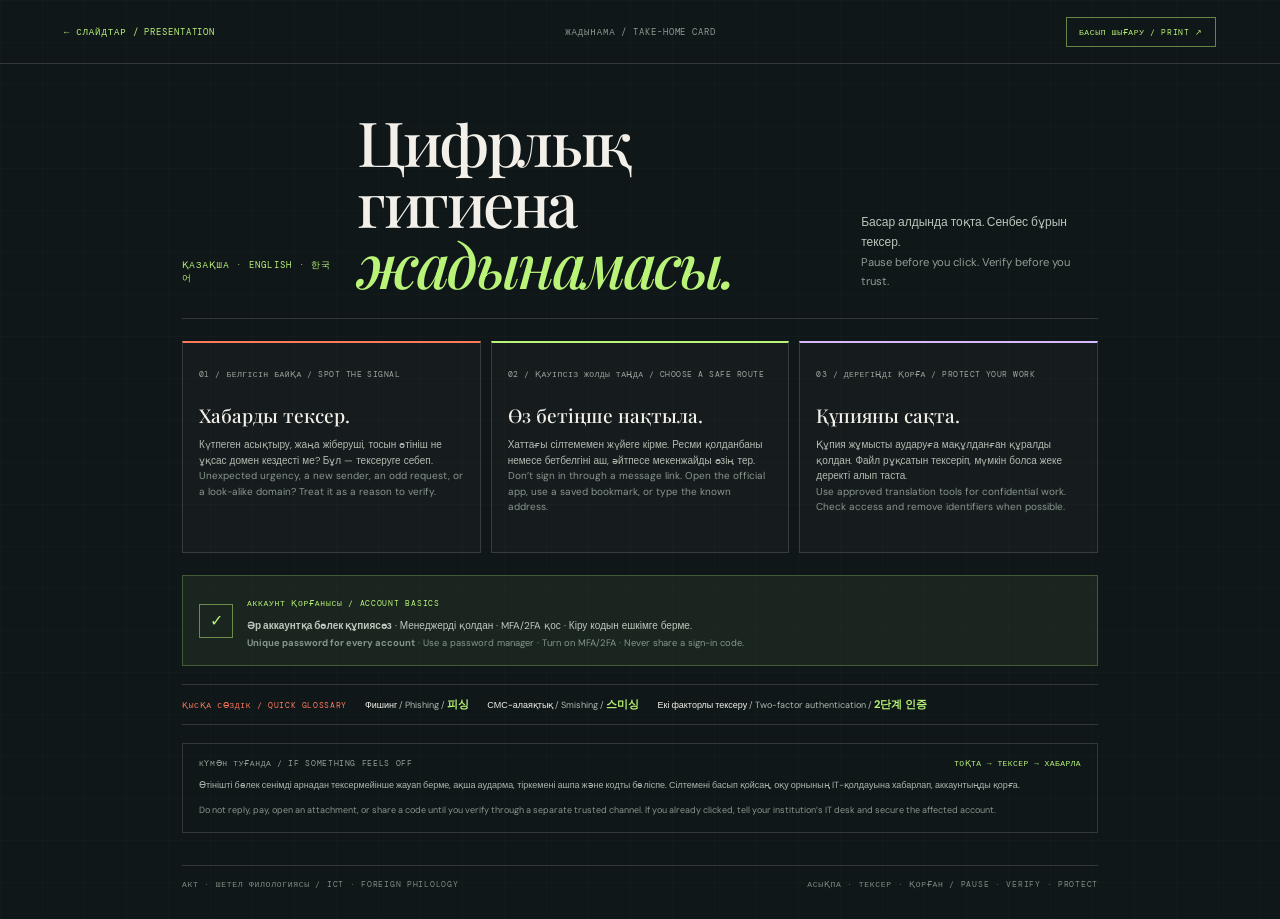
<file: handout.html>
<!doctype html>
<html lang="kk">
<head>
  <meta charset="utf-8">
  <meta name="viewport" content="width=device-width, initial-scale=1">
  <meta name="theme-color" content="#101719">
  <title>Цифрлық гигиена жадынамасы — Cyber Hygiene</title>
  <link rel="stylesheet" href="guide.css">
</head>
<body class="handout-page">
  <header class="guide-header"><a href="index.html" class="back-link">← СЛАЙДТАР / PRESENTATION</a><span>ЖАДЫНАМА / TAKE-HOME CARD</span><button onclick="window.print()" class="print-button" type="button">БАСЫП ШЫҒАРУ / PRINT ↗</button></header>
  <main class="card-main">
    <section class="card-heading"><p class="eyebrow">ҚАЗАҚША · ENGLISH · 한국어</p><h1>Цифрлық гигиена<br><em>жадынамасы.</em></h1><p>Басар алдында тоқта. Сенбес бұрын тексер.<br><span class="en">Pause before you click. Verify before you trust.</span></p></section>
    <div class="triad"><article><span>01 / БЕЛГІСІН БАЙҚА / SPOT THE SIGNAL</span><h2>Хабарды тексер.</h2><p>Күтпеген асықтыру, жаңа жіберуші, тосын өтініш не ұқсас домен кездесті ме? Бұл — тексеруге себеп.</p><p class="en">Unexpected urgency, a new sender, an odd request, or a look-alike domain? Treat it as a reason to verify.</p></article><article><span>02 / ҚАУІПСІЗ ЖОЛДЫ ТАҢДА / CHOOSE A SAFE ROUTE</span><h2>Өз бетіңше нақтыла.</h2><p>Хаттағы сілтемемен жүйеге кірме. Ресми қолданбаны немесе бетбелгіні аш, әйтпесе мекенжайды өзің тер.</p><p class="en">Don’t sign in through a message link. Open the official app, use a saved bookmark, or type the known address.</p></article><article><span>03 / ДЕРЕГІҢДІ ҚОРҒА / PROTECT YOUR WORK</span><h2>Құпияны сақта.</h2><p>Құпия жұмысты аударуға мақұлданған құралды қолдан. Файл рұқсатын тексеріп, мүмкін болса жеке деректі алып таста.</p><p class="en">Use approved translation tools for confidential work. Check access and remove identifiers when possible.</p></article></div>
    <section class="account-strip"><div class="shield">✓</div><div><span>АККАУНТ ҚОРҒАНЫСЫ / ACCOUNT BASICS</span><p><b>Әр аккаунтқа бөлек құпиясөз</b> · Менеджерді қолдан · MFA/2FA қос · Кіру кодын ешкімге берме.<br><span class="en"><b>Unique password for every account</b> · Use a password manager · Turn on MFA/2FA · Never share a sign-in code.</span></p></div></section>
    <section class="term-line"><span>ҚЫСҚА СӨЗДІК / QUICK GLOSSARY</span><div><b>Фишинг</b> / Phishing / <strong>피싱</strong></div><div><b>СМС-алаяқтық</b> / Smishing / <strong>스미싱</strong></div><div><b>Екі факторлы тексеру</b> / Two-factor authentication / <strong>2단계 인증</strong></div></section>
    <section class="response"><div class="response-head"><span>КҮМӘН ТУҒАНДА / IF SOMETHING FEELS OFF</span><b>ТОҚТА → ТЕКСЕР → ХАБАРЛА</b></div><p>Өтінішті бөлек сенімді арнадан тексермейінше жауап берме, ақша аударма, тіркемені ашпа және кодты бөліспе. Сілтемені басып қойсаң, оқу орнының IT-қолдауына хабарлап, аккаунтыңды қорға.</p><p class="en">Do not reply, pay, open an attachment, or share a code until you verify through a separate trusted channel. If you already clicked, tell your institution’s IT desk and secure the affected account.</p></section>
    <footer><span>АКТ · ШЕТЕЛ ФИЛОЛОГИЯСЫ / ICT · FOREIGN PHILOLOGY</span><span>АСЫҚПА · ТЕКСЕР · ҚОРҒАН / PAUSE · VERIFY · PROTECT</span></footer>
  </main>
</body>
</html>
</file>
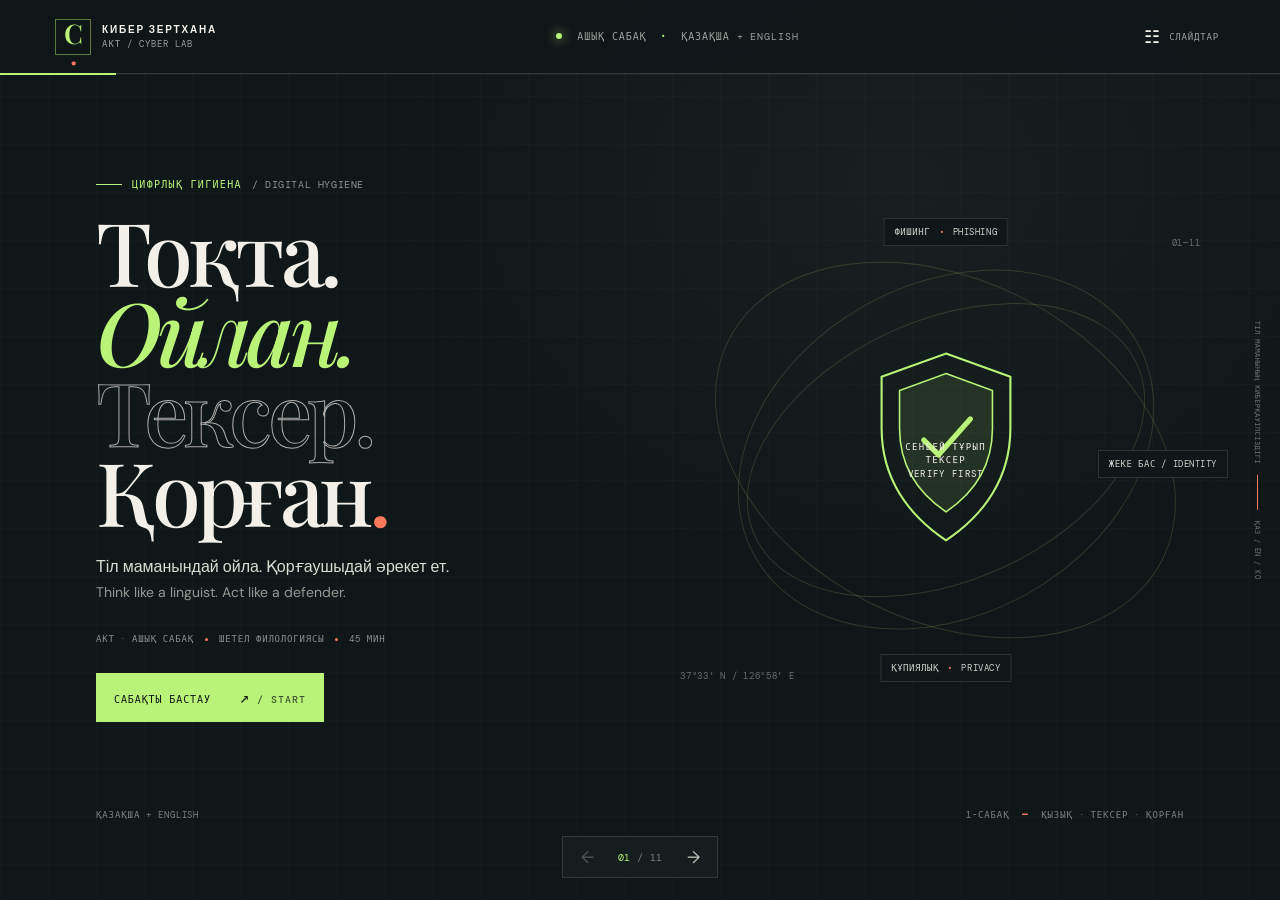
<file: index2.html>
<!doctype html>
<html lang="kk">
<head>
  <meta charset="utf-8">
  <meta name="viewport" content="width=device-width, initial-scale=1">
  <meta name="theme-color" content="#101719">
  <meta name="description" content="Шетел филологиясы студенттеріне арналған қазақша-ағылшынша киберқауіпсіздік сабағы.">
  <title>Цифрлық гигиена — Cyber Hygiene</title>
  <link rel="stylesheet" href="styles.css">
</head>
<body>
  <div class="deck-shell">
    <header class="topbar">
      <a class="brand" href="#slide-1" aria-label="Cyber Lab — бірінші слайдқа өту">
        <span class="brand-mark" aria-hidden="true">C<span>·</span></span>
        <span class="brand-copy"><strong>КИБЕР ЗЕРТХАНА</strong><small>АКТ / CYBER LAB</small></span>
      </a>
      <div class="session-tag"><span class="live-dot"></span> АШЫҚ САБАҚ <b>·</b> ҚАЗАҚША + ENGLISH</div>
      <button class="sound-toggle" type="button" id="overviewToggle" aria-label="Слайдтар тізімін ашу" title="Слайдтар тізімі">
        <span aria-hidden="true">☷</span><span class="overview-label">СЛАЙДТАР</span>
      </button>
    </header>

    <div class="progress-track" aria-label="Презентацияның орындалу барысы"><span id="progressBar"></span></div>

    <main class="stage" id="stage" aria-live="polite">
      <section class="slide is-active cover" id="slide-1" data-title="Киберқорғаныс · Cyber defense" aria-hidden="false">
        <div class="slide-grid cover-grid">
          <div class="cover-copy">
            <div class="eyebrow"><span class="eyebrow-line"></span> ЦИФРЛЫҚ ГИГИЕНА <span class="eyebrow-kz">/ DIGITAL HYGIENE</span></div>
            <h1>Тоқта.<br><em>Ойлан.</em><br><span class="outline-word">Тексер.</span><br>Қорған<span class="lime-period">.</span></h1>
            <p class="cover-sub">Тіл маманындай ойла. Қорғаушыдай әрекет ет.<br><span class="en">Think like a linguist. Act like a defender.</span></p>
            <div class="cover-meta"><span>АКТ · АШЫҚ САБАҚ</span><i></i><span>ШЕТЕЛ ФИЛОЛОГИЯСЫ</span><i></i><span>45 МИН</span></div>
            <button class="primary-button" data-go="1" type="button">САБАҚТЫ БАСТАУ <span aria-hidden="true">↗</span><small> / START</small></button>
          </div>
          <div class="cover-art" aria-label="Қорғау қалқаны мен мәтін жолдарын бейнелейтін абстрактілі сурет" role="img">
            <div class="orbit orbit-one"></div><div class="orbit orbit-two"></div><div class="orbit orbit-three"></div>
            <div class="art-core"><svg viewBox="0 0 180 200" role="presentation"><path d="M90 9 151 31v49c0 47-25 82-61 106C54 162 29 127 29 80V31L90 9Z" fill="none" stroke="currentColor" stroke-width="2"/><path d="M90 28 134 44v36c0 34-16 60-44 79-28-19-44-45-44-79V44l44-16Z" fill="rgba(185,243,119,.1)" stroke="currentColor" stroke-width="1.5"/><path d="m69 91 14 14 30-34" fill="none" stroke="currentColor" stroke-linecap="round" stroke-linejoin="round" stroke-width="5"/></svg><span>СЕНБЕЙ ТҰРЫП<br>ТЕКСЕР<br>VERIFY FIRST</span></div>
            <div class="orbit-label label-top">ФИШИНГ <b>·</b> PHISHING</div><div class="orbit-label label-right">ЖЕКЕ БАС / IDENTITY</div><div class="orbit-label label-bottom">ҚҰПИЯЛЫҚ <b>·</b> PRIVACY</div>
            <span class="art-coordinate">37°33' N / 126°58' E</span><span class="art-index">01—11</span>
          </div>
          <div class="cover-bottom"><span>ҚАЗАҚША + ENGLISH</span><span>1-САБАҚ <b>—</b> ҚЫЗЫҚ · ТЕКСЕР · ҚОРҒАН</span></div>
        </div>
      </section>

      <section class="slide" id="slide-2" data-title="Киберқауіпсіздік деген не? · What is cybersecurity?" aria-hidden="true">
        <div class="slide-inner foundation-slide">
          <div class="eyebrow"><span class="eyebrow-line"></span> НЕГІЗГІ ҰҒЫМ · 01 <span class="eyebrow-kz">/ CORE IDEA</span></div>
          <div class="split-heading"><h2>Киберқауіпсіздік<br><em>дегеніміз не?</em></h2><p>Цифрлық құрылғы, аккаунт, желі және деректі рұқсатсыз кіруден, өзгертуден не бұғатталудан қорғау.<br><span class="en">Protecting devices, accounts, networks, and data from unauthorized access, changes, or disruption.</span></p></div>
          <div class="security-pillars">
            <article class="security-pillar"><span>01 · ҚҰПИЯЛЫЛЫҚ</span><b class="pillar-symbol">◉</b><h3>Кім көре алады?</h3><p>Құпия аударманы тек рұқсаты бар адамдар оқи алады.<br><span class="en">Only authorized people can read a private translation.</span></p><small>CONFIDENTIALITY</small></article>
            <article class="security-pillar"><span>02 · ТҰТАСТЫҚ</span><b class="pillar-symbol">⌁</b><h3>Ақпарат өзгермеді ме?</h3><p>Құжат рұқсатсыз өзгертілмеген, нұсқасы дұрыс.<br><span class="en">The document stays accurate and is not changed without permission.</span></p><small>INTEGRITY</small></article>
            <article class="security-pillar"><span>03 · ҚОЛЖЕТІМДІЛІК</span><b class="pillar-symbol">↗</b><h3>Қажет кезде ашыла ма?</h3><p>Рұқсаты бар адам файл мен аккаунтқа керек уақытта кіре алады.<br><span class="en">Authorized users can access accounts and files when they need them.</span></p><small>AVAILABILITY</small></article>
          </div>
          <div class="security-equation"><span>АДАМ</span><b>+</b><span>ҚҰРЫЛҒЫ</span><b>+</b><span>ҚАУІПСІЗ ӘДЕТ</span><i>=</i><strong>КИБЕРҚАУІПСІЗДІК</strong><small>PEOPLE + DEVICES + SAFER HABITS = CYBERSECURITY</small></div>
        </div>
      </section>

      <section class="slide" id="slide-3" data-title="45 минуттық сабақ · 45-minute lesson" aria-hidden="true">
        <div class="slide-inner">
          <div class="eyebrow"><span class="eyebrow-line"></span> САБАҚ БАҒЫТЫ <span class="eyebrow-kz">/ THE ROUTE</span></div>
          <div class="split-heading"><h2>45 минуттық<br><em>сабақ бағыты.</em></h2><p>Қызығушылықтан сенімді әрекетке дейінгі төрт қадам.<br><span class="en">Four steps from curiosity to confidence.</span></p></div>
          <div class="timeline">
            <article class="time-card"><span class="time-index">01</span><div class="time-icon">⌕</div><div><small>ҚЫЗДЫРУ / WARM-UP</small><h3>Ұқсас таңбаны байқа</h3><p>Тілдік түйсігіңе сен.<br><span class="en">Trust your language sense.</span></p></div><b class="minutes">7<span>МИН</span></b></article>
            <article class="time-card"><span class="time-index">02</span><div class="time-icon">Aa</div><div><small>ТҮСІНДІРУ + ТАЛДАУ / ANALYZE</small><h3>Мәтіннің астарын оқы</h3><p>Киберқауіпсіздік, фишинг және дерек құпиялығы.<br><span class="en">Cybersecurity, phishing, and data privacy.</span></p></div><b class="minutes">18<span>МИН</span></b></article>
            <article class="time-card"><span class="time-index">03</span><div class="time-icon">◎</div><div><small>ТОПТЫҚ ЖҰМЫС / TEAM LAB</small><h3>Кейсті бірге шеш</h3><p>Белгіні тап. Әрекет жолын таңда.<br><span class="en">Find the clue. Choose a response.</span></p></div><b class="minutes">12<span>МИН</span></b></article>
            <article class="time-card"><span class="time-index">04</span><div class="time-icon">✓</div><div><small>БЕКІТУ / RECALL</small><h3>Квиз және ойтолғау</h3><p>Бір ойды пайдалы дағдыға айналдыр.<br><span class="en">Turn one insight into a habit.</span></p></div><b class="minutes">8<span>МИН</span></b></article>
          </div>
          <div class="note-line"><span class="note-mark">↳</span> БҮГІНГІ ТАҚЫРЫП: <strong>шетел филологиясы</strong><span class="en">— digital safety for language students</span></div>
        </div>
      </section>

      <section class="slide" id="slide-4" data-title="Ұқсас таңбаны байқа · Spot the switch" aria-hidden="true">
        <div class="slide-inner">
          <div class="eyebrow"><span class="eyebrow-line"></span> ҚЫЗДЫРУ · 01 <span class="eyebrow-kz">/ WARM-UP</span></div>
          <div class="split-heading"><h2>Ұқсас таңбаны<br><em>байқайсың ба?</em></h2><p>Бір ғана ұқсас әріп басқа мекенжайға апаруы мүмкін.<br><span class="en">One similar-looking character can change the destination.</span></p></div>
          <div class="domain-lab">
            <div class="domain-card"><span class="card-kicker">A <b>·</b> ТАНЫС ҮЛГІ / FAMILIAR</span><div class="domain-text">naver<span class="char-safe">.</span>com</div><div class="domain-caption">Таныс болып көрінетін мекенжай<br><span class="en">A familiar-looking address</span></div><button class="choice-button" data-choice="safe" type="button">A-НЫ ТЕКСЕР <span>/ CHECK ↗</span></button></div>
            <div class="versus-mark">OR<span>VS</span></div>
            <div class="domain-card"><span class="card-kicker">B <b>·</b> МҰҚИЯТ ҚАРА / LOOK CLOSER</span><div class="domain-text">nav<span class="char-alert">е</span>r<span class="char-safe">.</span>com</div><div class="domain-caption">Бір таңба — кирилл әліпбиіндегі «е»<br><span class="en">One character is Cyrillic “е”</span></div><button class="choice-button" data-choice="look" type="button">B-НЫ ТЕКСЕР <span>/ CHECK ↗</span></button></div>
          </div>
          <div class="answer-strip" id="domainAnswer" aria-live="polite"><span class="answer-icon">?</span><span>Жүйеге кірмес бұрын қайсысын тексерер едің? <b>A ма, B ме?</b><br><span class="en">Which one would you verify before signing in?</span></span></div>
          <p class="micro-note">Оқу мысалы · бұлар сілтеме емес. <span class="en">Teaching example only · These are text samples, not links.</span></p>
        </div>
      </section>

      <section class="slide" id="slide-5" data-title="Сауатты фишинг · Fluent phishing" aria-hidden="true">
        <div class="slide-inner">
          <div class="eyebrow"><span class="eyebrow-line"></span> ТІЛДІК ТАЛДАУ · 02 <span class="eyebrow-kz">/ LINGUISTIC ANALYSIS</span></div>
          <div class="split-heading"><h2>Алаяқ хат та<br><em>сауатты жазылады.</em></h2><p>Мінсіз грамматика хат иесінің шынайы екенін дәлелдемейді.<br><span class="en">Perfect grammar does not prove a genuine sender.</span></p></div>
          <div class="mail-layout">
            <div class="mail-window">
              <div class="mail-chrome"><div class="window-dots"><i></i><i></i><i></i></div><span>КЕЛГЕН ХАТ / INCOMING MESSAGE</span><b>ҮЛГІ 01 / SAMPLE</b></div>
              <div class="mail-body"><div class="mail-sender"><span class="avatar">GS</span><div><strong>Global Student Awards</strong><small>scholarship@korea-grant.example</small></div><time>09:41</time></div><div class="mail-subject">Your grant is waiting — confirm today</div><p>Dear Student,<br>Your mobility grant expires in <mark>30 minutes</mark>. Confirm your student account now to release your award.</p><div class="translation-note">Қазақша мағынасы: «Қаржылай қолдау 30 минуттан кейін аяқталады. Сыйақыны алу үшін аккаунтыңызды қазір растаңыз».<br><span class="en">The message above is shown in English for analysis.</span></div><div class="fake-link">ӨТІНІШТІ ҚАРАУ <span>/ REVIEW →</span></div><small class="mail-foot">Сабаққа арналған ойдан алынған хат · нақты жіберуші емес.<br><span class="en">Fictional classroom example · not a real sender.</span></small></div>
            </div>
            <div class="signal-panel"><span class="panel-index">БАЙҚАУ БЕЛГІЛЕРІ / FIELD NOTES</span><h3>Асықтыруға<br><em>алданба.</em></h3><div class="signal-row"><b>01</b><div><strong>Асықтыру / Urgency</strong><p>«30 минут» тез шешім қабылдатуға итермелейді.<br><span class="en">“30 minutes” pushes a fast decision.</span></p></div></div><div class="signal-row"><b>02</b><div><strong>Тексерілмеген жіберуші / Sender</strong><p>Көрінетін атауды кез келген адам қоя алады.<br><span class="en">A display name can be invented.</span></p></div></div><div class="signal-row"><b>03</b><div><strong>Күтпеген әрекет / Unexpected action</strong><p>Хаттағы сілтемемен аккаунтқа кірме.<br><span class="en">Don’t sign in through a message link.</span></p></div></div><div class="safe-action"><span>ДҰРЫС ӘРЕКЕТ / BETTER MOVE</span><p>Ресми сайтты өзің аш немесе бұрыннан білетін байланыс арқылы нақтыла.<br><span class="en">Open the official site yourself or verify through a known contact.</span></p></div></div>
          </div>
          <div class="bottom-caption">Алаяқтар сауатты хат жаза алады; <strong>мәнмәтінді, жіберушіні және сұралған әрекетті</strong> тексер.<br><span class="en">Scammers can write fluently; check context, sender, and requested action.</span></div>
        </div>
      </section>

      <section class="slide" id="slide-6" data-title="Корейше смс-алаяқтық · Korean smishing" aria-hidden="true">
        <div class="slide-inner">
          <div class="eyebrow"><span class="eyebrow-line"></span> КОРЕЙШЕ КЕЙС · 03 <span class="eyebrow-kz">/ KOREAN CASE</span></div>
          <div class="split-heading"><h2>Хабардың<br><em>астарын оқы.</em></h2><p>Хабарлама асықтырса, тоқта да тексер.<br><span class="en">Pause and verify when a message rushes you.</span></p></div>
          <div class="chat-layout">
            <div class="phone-frame"><div class="phone-top"><span>9:41</span><span>● ● ●</span></div><div class="chat-head"><span class="back-arrow">‹</span><span class="chat-avatar">장</span><span><b>장학 안내</b><small>Шәкіртақы туралы / Scholarship notice</small></span><span class="chat-more">···</span></div><div class="chat-date">БҮГІН / TODAY · 오늘</div><div class="chat-bubble"><span class="bubble-label">[국제발신]</span><br>장학금 신청이 보류되었습니다.<br>10분 안에 확인하세요:<br><span class="chat-link">short.link/verify</span><small>9:41 AM</small></div><div class="phone-hint">ОЙДАН АЛЫНҒАН / FICTIONAL MESSAGE</div></div>
            <div class="chat-analysis"><div class="ko-word">스미싱 <span>·</span> СМС-АЛАЯҚТЫҚ <small>/ SMISHING</small></div><p class="chat-korean-translation">Хабардың мағынасы: «Шәкіртақы өтініші кідіртілді. 10 минут ішінде тексеріңіз».<br><span class="en">The message says the scholarship request is on hold and asks for action in 10 minutes.</span></p><p class="ko-trans">Қауіпті сілтемені басуға итермелейтін хабарлама.<br><span class="en">A message designed to lure you into a risky click.</span></p><div class="check-list"><div><span>01</span><p><b>Қысқа сілтеме</b> баратын мекенжайды жасырады.<br><span class="en">A short link hides the destination.</span></p></div><div><span>02</span><p><b>«10 минут»</b> асықтыру үшін жазылған.<br><span class="en">“10 minutes” creates pressure.</span></p></div><div><span>03</span><p><b>Жіберушінің аты</b> өздігінен дәлел емес.<br><span class="en">A sender name alone proves nothing.</span></p></div></div><div class="safe-action"><span>ТОҚТА · ТЕКСЕР · ХАБАРЛА / PAUSE · VERIFY · REPORT</span><p>Баспа. Ресми қолданбаны аш немесе белгілі мекенжайды өзің тер.<br><span class="en">Don’t tap. Open the official app or type the known address yourself.</span></p></div></div>
          </div>
          <div class="micro-note">Корейше мәтін мен сілтеме — сабаққа арналған ойдан алынған мысал.<br><span class="en">The Korean text and link are fictional classroom examples.</span></div>
        </div>
      </section>

      <section class="slide" id="slide-7" data-title="Құпия аударма · Translation privacy" aria-hidden="true">
        <div class="slide-inner">
          <div class="eyebrow"><span class="eyebrow-line"></span> АУДАРМА ҚҰПИЯЛЫҒЫ · 04 <span class="eyebrow-kz">/ TRANSLATION PRIVACY</span></div>
          <div class="split-heading"><h2>Мәтінді аудар.<br><em>Деректі қорға.</em></h2><p>Түпнұсқада сөзден бөлек, құпия деректер болуы мүмкін.<br><span class="en">A source file may contain more than words.</span></p></div>
          <div class="privacy-flow">
            <div class="doc-stack"><div class="doc-back"></div><div class="doc-front"><div class="doc-label">ТҮПНҰСҚА / SOURCE <span>ҚҰПИЯ / PRIVATE</span></div><div class="doc-title">СҰХБАТ<br>ЖАЗБАСЫ</div><div class="redacted-line long"></div><div class="redacted-line medium"></div><div class="redacted-line short"></div><div class="doc-person"><span></span><div><b>ЖЕКЕ ДЕРЕК / PERSONAL</b><small>аты · пошта · телефон</small></div></div><div class="doc-stamp">ҚҰПИЯ<br>정보 보호</div></div></div>
            <div class="flow-arrow">→</div>
            <div class="privacy-choices"><article class="choice-card caution"><span class="choice-number">01 / ҚАУІП / RISK</span><div class="choice-symbol">↗</div><h3>Белгісіз ашық сервис</h3><p>Құпия файлды жүктеу сервис шарты мен баптауына қарай деректі ашып қоюы мүмкін.</p><span class="en">Uploading a confidential file may expose sensitive content under that service’s terms and settings.</span></article><article class="choice-card secure"><span class="choice-number">02 / ӘДЕТ / PRACTICE</span><div class="choice-symbol">✓</div><h3>Мақұлданған құрал</h3><p>Оқу орны ұсынған құралды қолдан, қолжетімділікті тексер, мүмкін болса жеке деректі алып таста.</p><span class="en">Use an approved tool, check access settings, and remove identifiers when possible.</span></article></div>
          </div>
          <div class="privacy-foot"><span>ЕРЕЖЕНІ ТЕКСЕР / CHECK POLICY</span><span>ҚОЛЖЕТІМДІЛІКТІ ШЕКТЕ / LIMIT ACCESS</span><span>ДЕРЕКТІ АЗАЙТ / MINIMIZE DATA</span></div>
        </div>
      </section>

      <section class="slide" id="slide-8" data-title="Аккаунтты қорға · Account security" aria-hidden="true">
        <div class="slide-inner">
          <div class="eyebrow"><span class="eyebrow-line"></span> АККАУНТ ҚОРҒАНЫСЫ · 05 <span class="eyebrow-kz">/ ACCOUNT DEFENSE</span></div>
          <div class="split-heading"><h2>Әр аккаунтқа<br><em>бөлек қорғаныс.</em></h2><p>Танымал дәйексөзді табу оңай. Қауіпсіз жүйе құр.<br><span class="en">Famous quotes are easy to guess. Build a safer system.</span></p></div>
          <div class="password-layout">
            <div class="password-mistake"><span class="small-label">ҚАЙТАЛАУ / THE REPEAT</span><div class="account-pills"><span>ПОШТА / EMAIL</span><span>БҰЛТ / CLOUD</span><span>ЖЕЛІ / SOCIAL</span></div><div class="same-password">бір құпиясөз <b>× 3</b></div><div class="risk-arrow">↓</div><div class="risk-box"><span>БІР АҒУ / ONE LEAK</span><strong>→</strong><span>ҮШЕУІНЕ ҚАУІП / THREE AT RISK</span></div><p>Бір құпиясөзді қайталау бір дерек ағуынан бірнеше аккаунтты қатерге тігеді.<br><span class="en">Reusing one password can put multiple accounts at risk.</span></p></div>
            <div class="password-better"><div class="better-header"><span class="small-label">ҚАУІПСІЗ ЖҮЙЕ / A BETTER SYSTEM</span><span class="shield-mini">✓</span></div><div class="defense-step"><b>01</b><div><strong>Әр аккаунтқа бөлек құпиясөз</strong><p>Сенімді құпиясөз менеджерімен жасап, сонда сақта.<br><span class="en">Use a reputable password manager to create and store it.</span></p></div></div><div class="defense-step"><b>02</b><div><strong>Көп факторлы қорғауды қос / MFA, 2FA</strong><p>Мүмкін болса аутентификатор не passkey қолдан. Кіру кодын бөліспе.<br><span class="en">Use an authenticator or passkey when available. Never share a sign-in code.</span></p></div></div><div class="defense-step"><b>03</b><div><strong>Қалпына келтіру поштасын қорға</strong><p>Басқа құпиясөзді жаңартатын email аккаунтты да қорға.<br><span class="en">Protect the email used to reset your other passwords.</span></p></div></div></div>
          </div>
          <div class="bottom-caption"><b>Тіл маманына тапсырма:</b> жаттығуға өзің ойлап тапқан құпия тіркесті қолдан; өлең, танымал дәйексөз не сабақта көрсетілген мысалды нақты құпиясөз етпе.<br><span class="en">Invent a private practice phrase; never use a lyric, famous quote, or classroom example as a real password.</span></div>
        </div>
      </section>

      <section class="slide" id="slide-9" data-title="Кейс зертханасы · Case studio" aria-hidden="true">
        <div class="slide-inner">
          <div class="eyebrow"><span class="eyebrow-line"></span> ТОПТЫҚ КЕЙС · 06 <span class="eyebrow-kz">/ TEAM CASE</span></div>
          <div class="split-heading"><h2>Кейс файлы:<br><em>шешім — сендерде.</em></h2><div class="timer-widget"><span class="timer-label">ТОПТЫҚ ТАЙМЕР / TEAM TIMER</span><strong id="timerDisplay">12:00</strong><div class="timer-controls"><button id="timerStart" type="button">БАСТА / START</button><button id="timerReset" type="button" aria-label="Таймерді қайта бастау">↺</button></div></div></div>
          <p class="case-instructions">Карточка таңдаңдар. 3 белгі мен 1 қауіпті атап, қауіпсіз әрекет ұсыныңдар.<br><span class="en">Choose a card. Find three clues, name the risk, agree on a safe response.</span></p>
          <div class="case-grid">
            <button class="case-card" type="button" data-case="professor"><span class="case-count">КЕЙС 01 / CASE</span><span class="case-stamp">EN</span><h3>Шетелдік профессор</h3><p>“Please open this file before class starts.”<br><span class="kz">«Сабақ басталғанша мына файлды ашыңыз».</span></p><span class="case-arrow">ФАЙЛДЫ ТАЛДА → / ANALYZE →</span></button>
            <button class="case-card" type="button" data-case="kakao"><span class="case-count">КЕЙС 02 / CASE</span><span class="case-stamp ko-stamp">KO</span><h3>KakaoTalk-тағы өтініш</h3><p>“새 번호야. 급하게 상품권 보내 줘.”<br><span class="kz">«Жаңа нөмірім. Тезірек сыйлық картасын жіберші».</span></p><span class="case-arrow">ХАТТЫ ОҚЫ → / READ →</span></button>
            <button class="case-card" type="button" data-case="translation"><span class="case-count">КЕЙС 03 / CASE</span><span class="case-stamp">АКТ</span><h3>Ортақ аударма файлы</h3><p>Сілтемесі бар кез келген адамға ашық нобай.<br><span class="en">A draft shared with “anyone with the link.”</span></p><span class="case-arrow">РҰҚСАТТЫ ТЕКСЕР → / CHECK →</span></button>
          </div>
          <div class="case-reveal" id="caseReveal" aria-live="polite"><span class="reveal-icon">↖</span><p>Талқылау сұрағын ашу үшін кейсті таңдаңдар.<br><span class="en">Choose a case to reveal the discussion prompts.</span></p></div>
          <p class="micro-note">Белгі мен қауіпсіз әрекетті талқылаңдар. Белгісіз сілтеме не файлды ашпаңдар.<br><span class="en">Discuss clues and safe responses; do not open unknown links or files.</span></p>
        </div>
      </section>

      <section class="slide" id="slide-10" data-title="Жылдам квиз · Quickfire quiz" aria-hidden="true">
        <div class="slide-inner quiz-slide">
          <div class="eyebrow"><span class="eyebrow-line"></span> ЖЫЛДАМ КВИЗ · 07 <span class="eyebrow-kz">/ QUICKFIRE</span></div>
          <div class="quiz-topline"><div><h2>Тоқта.<br><em>Тексер. Қорған.</em></h2><p>Үш сұрақ. Қауіпсіз шешімге бір ұпай.<br><span class="en">Three quick choices. One point for a safer move.</span></p></div><div class="score-box"><span>ҰПАЙ / SCORE</span><strong id="scoreValue">00</strong><small>/ 03</small></div></div>
          <div class="quiz-card" id="quizCard">
            <div class="quiz-meta"><span id="questionNumber">СҰРАҚ 01 / 03</span><span class="quiz-progress"><i id="quizProgress"></i></span></div>
            <h3 id="questionText">Сауатты хатта шәкіртақың жақында жойылады делінген. Алдымен нені тексересің?</h3>
            <p id="questionKz" class="en">A fluent email says your scholarship expires soon. What do you check first?</p>
            <div class="quiz-options" id="quizOptions"></div>
            <div class="quiz-feedback" id="quizFeedback" aria-live="polite"></div>
            <button class="next-question" id="nextQuestion" type="button" disabled>КЕЛЕСІ СҰРАҚ / NEXT <span>→</span></button>
          </div>
          <div class="quiz-side-note"><span class="quote-mark">“</span><p>Асықпаған<br>анық көреді.</p><span class="en">Slow is smooth. Smooth is safe.</span></div>
        </div>
      </section>

      <section class="slide" id="slide-11" data-title="Бес ереже · Five rules" aria-hidden="true">
        <div class="slide-inner final-slide">
          <div class="eyebrow"><span class="eyebrow-line"></span> ӨЗІҢМЕН АЛЫП ҚАЛ · 08 <span class="eyebrow-kz">/ TAKE IT WITH YOU</span></div>
          <div class="split-heading"><h2>Бес ереже.<br><em>Бір дағды.</em></h2><p>Басар алдында тоқта. Сенбес бұрын тексер.<br><span class="en">Pause before you click. Verify before you trust.</span></p></div>
          <div class="rules-layout"><div class="rules-list"><div><b>01</b><p><strong>Жіберуші мен доменді тексер.</strong><span>Check the sender and domain.</span></p><i>↗</i></div><div><b>02</b><p><strong>Ресми арнадан өзің нақтыла.</strong><span>Verify through a known route.</span></p><i>↗</i></div><div><b>03</b><p><strong>Бөлек құпиясөз және MFA қолдан.</strong><span>Use unique passwords and MFA.</span></p><i>↗</i></div><div><b>04</b><p><strong>Құпия аударма файлын қорға.</strong><span>Protect confidential translation files.</span></p><i>↗</i></div><div><b>05</b><p><strong>Күмәнді хабарламаны хабарла.</strong><span>Report suspicious messages.</span></p><i>↗</i></div></div><div class="reflection-card"><span class="reflection-orbit"></span><span class="reflection-label">РЕФЛЕКСИЯ / EXIT TICKET</span><h3>Өзіммен алып<br>қалатын бір дағды.</h3><p>Бүгіннен бастап ұстанатын бір ережем…<br><span class="en">One habit I’ll take with me.</span><br><span lang="ko">오늘부터 내가 지킬 한 가지</span></p><div class="reflection-line"></div><span class="reflection-foot">ТОҚТА · ТЕКСЕР · ҚОРҒАН / PAUSE · VERIFY · PROTECT</span></div></div>
          <div class="resource-links"><a href="teacher-guide.html" target="_blank" rel="noreferrer">ЖҮРГІЗУШІГЕ <span>TEACHER GUIDE · 45 МИН ↗</span></a><a href="handout.html" target="_blank" rel="noreferrer">СТУДЕНТ ЖАДЫНАМАСЫ <span>FIELD CARD · KK + EN ↗</span></a></div>
          <div class="end-line"><span>РАҚМЕТ <b>·</b> THANK YOU</span><button class="restart-button" data-go="0" type="button">ҚАЙТА БАСТАУ / RESTART <span>↻</span></button></div>
        </div>
      </section>
    </main>

    <nav class="slide-nav" aria-label="Слайдтарды басқару">
      <button class="nav-arrow" id="prevSlide" type="button" aria-label="Алдыңғы слайд">←</button>
      <div class="slide-counter"><strong id="currentSlide">01</strong><span>/</span><span id="totalSlides">11</span></div>
      <button class="nav-arrow next-arrow" id="nextSlide" type="button" aria-label="Келесі слайд">→</button>
    </nav>
    <aside class="side-rail"><span>ТІЛ МАМАНЫНЫҢ КИБЕРҚАУІПСІЗДІГІ</span><i></i><span>ҚАЗ / EN / KO</span></aside>
    <div class="overview-panel" id="overviewPanel" aria-hidden="true"><div class="overview-head"><span>СЛАЙДТАР / SESSION MAP</span><button id="closeOverview" type="button" aria-label="Тізімді жабу">×</button></div><div id="overviewLinks"></div></div>
  </div>
  <script src="app.js"></script>
</body>
</html>
</file>
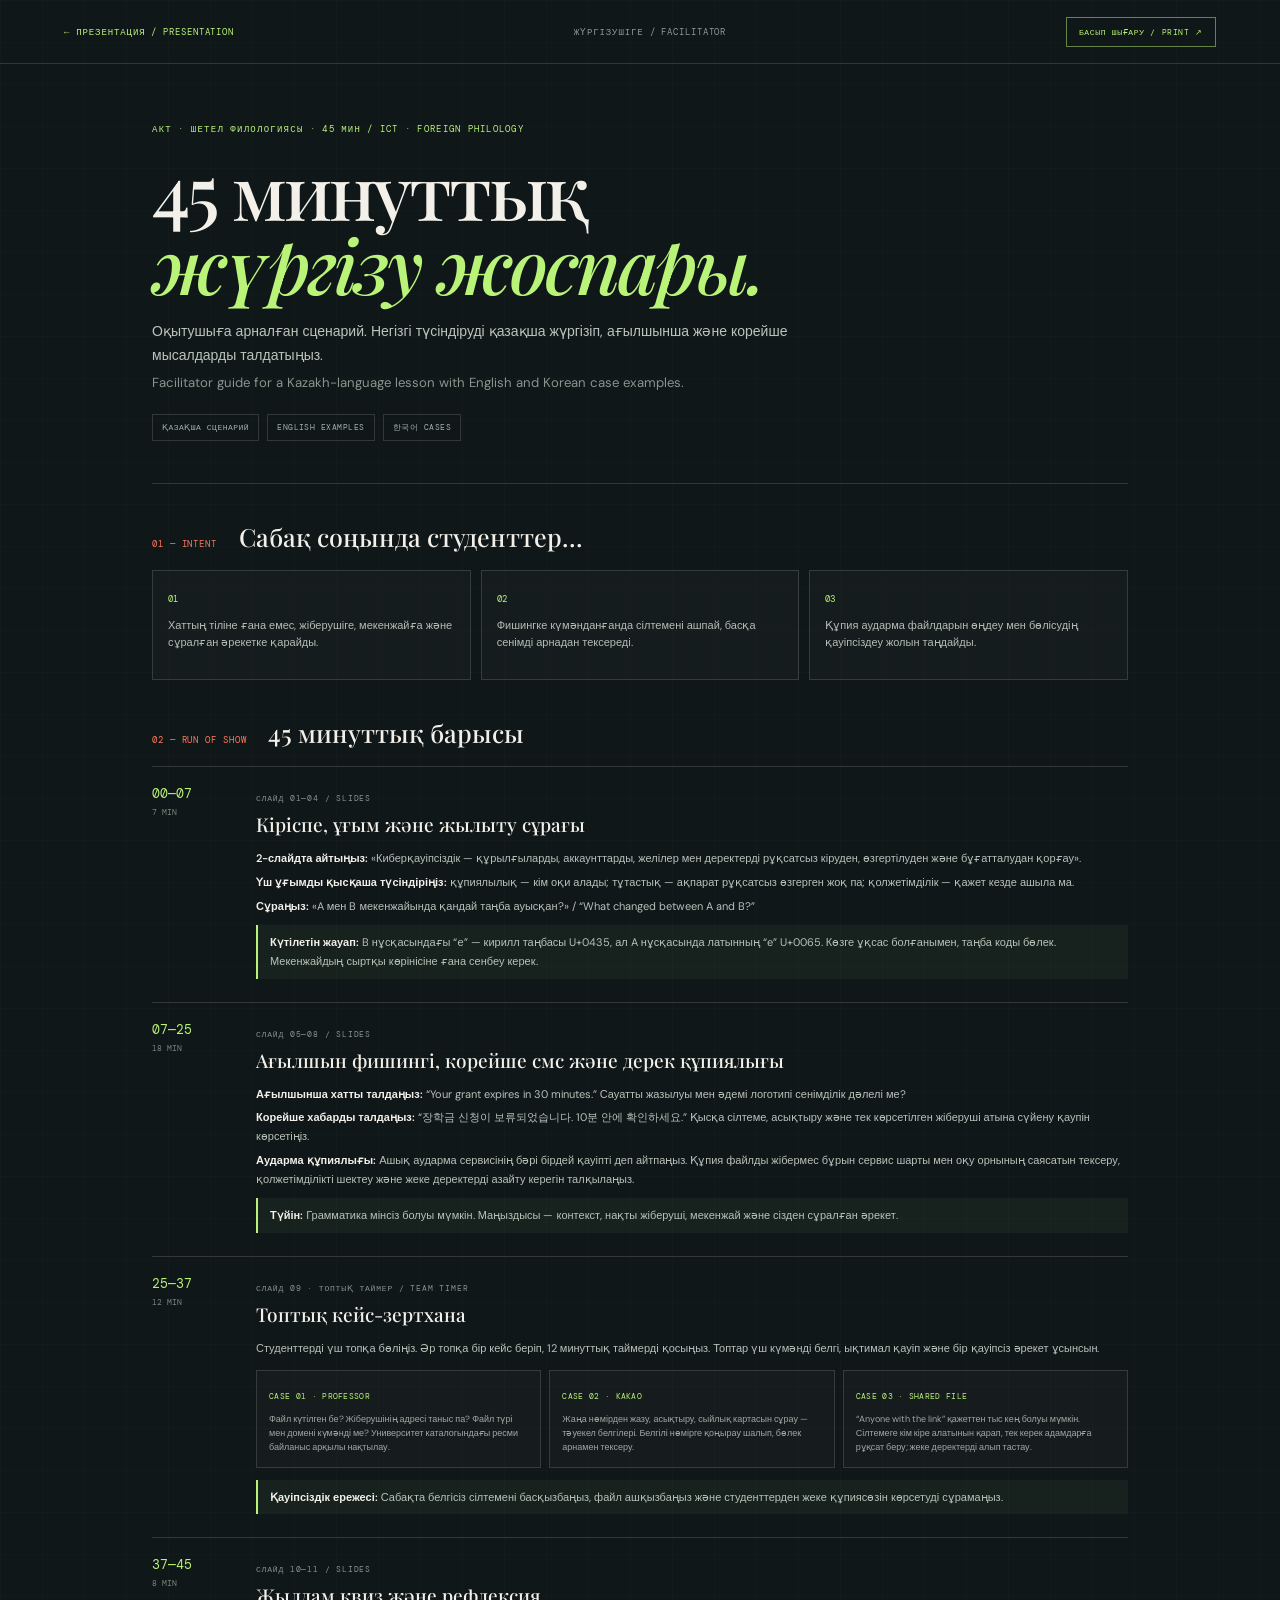
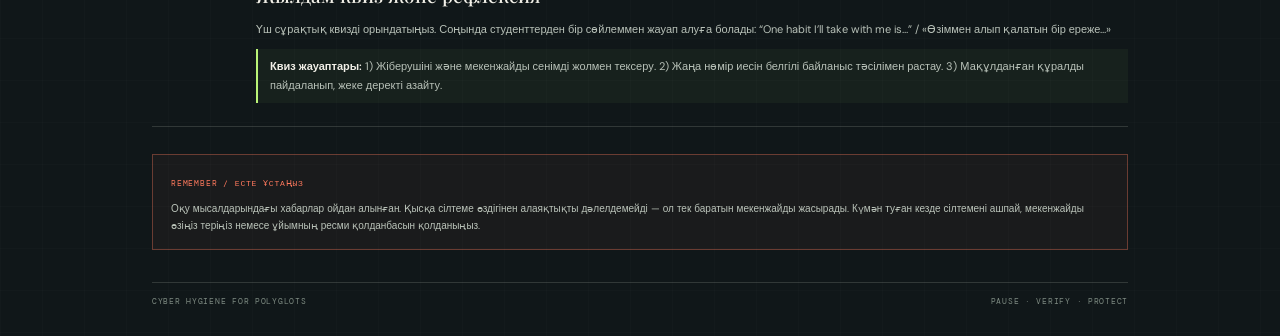
<file: teacher-guide.html>
<!doctype html>
<html lang="kk">
<head>
  <meta charset="utf-8">
  <meta name="viewport" content="width=device-width, initial-scale=1">
  <meta name="theme-color" content="#101719">
  <title>45 минуттық жүргізу сценарийі — Cyber Hygiene</title>
  <link rel="stylesheet" href="guide.css">
</head>
<body>
  <header class="guide-header"><a href="index.html" class="back-link">← ПРЕЗЕНТАЦИЯ / PRESENTATION</a><span>ЖҮРГІЗУШІГЕ / FACILITATOR</span><button onclick="window.print()" class="print-button" type="button">БАСЫП ШЫҒАРУ / PRINT ↗</button></header>
  <main>
    <section class="hero">
      <p class="eyebrow">АКТ · ШЕТЕЛ ФИЛОЛОГИЯСЫ · 45 МИН / ICT · FOREIGN PHILOLOGY</p>
      <h1>45 минуттық<br><em>жүргізу жоспары.</em></h1>
      <p class="lead">Оқытушыға арналған сценарий. Негізгі түсіндіруді қазақша жүргізіп, ағылшынша және корейше мысалдарды талдатыңыз.<br><span class="en">Facilitator guide for a Kazakh-language lesson with English and Korean case examples.</span></p>
      <div class="hero-tags"><span>ҚАЗАҚША СЦЕНАРИЙ</span><span>ENGLISH EXAMPLES</span><span>한국어 CASES</span></div>
    </section>

    <section class="outcomes">
      <div class="section-head"><span>01 — INTENT</span><h2>Сабақ соңында студенттер…</h2></div>
      <div class="outcome-grid"><article><b>01</b><p>Хаттың тіліне ғана емес, жіберушіге, мекенжайға және сұралған әрекетке қарайды.</p></article><article><b>02</b><p>Фишингке күмәнданғанда сілтемені ашпай, басқа сенімді арнадан тексереді.</p></article><article><b>03</b><p>Құпия аударма файлдарын өңдеу мен бөлісудің қауіпсіздеу жолын таңдайды.</p></article></div>
    </section>

    <section class="run-of-show">
      <div class="section-head"><span>02 — RUN OF SHOW</span><h2>45 минуттық барысы</h2></div>
      <article class="run-row"><div class="time">00—07 <small>7 MIN</small></div><div class="run-content"><div class="run-title"><span>СЛАЙД 01—04 / SLIDES</span><h3>Кіріспе, ұғым және жылыту сұрағы</h3></div><p><b>2-слайдта айтыңыз:</b> «Киберқауіпсіздік — құрылғыларды, аккаунттарды, желілер мен деректерді рұқсатсыз кіруден, өзгертілуден және бұғатталудан қорғау».</p><p><b>Үш ұғымды қысқаша түсіндіріңіз:</b> құпиялылық — кім оқи алады; тұтастық — ақпарат рұқсатсыз өзгерген жоқ па; қолжетімділік — қажет кезде ашыла ма.</p><p><b>Сұраңыз:</b> «A мен B мекенжайында қандай таңба ауысқан?» / “What changed between A and B?”</p><p class="key"><b>Күтілетін жауап:</b> B нұсқасындағы “е” — кирилл таңбасы U+0435, ал A нұсқасында латынның “e” U+0065. Көзге ұқсас болғанымен, таңба коды бөлек. Мекенжайдың сыртқы көрінісіне ғана сенбеу керек.</p></div></article>
      <article class="run-row"><div class="time">07—25 <small>18 MIN</small></div><div class="run-content"><div class="run-title"><span>СЛАЙД 05—08 / SLIDES</span><h3>Ағылшын фишингі, корейше смс және дерек құпиялығы</h3></div><p><b>Ағылшынша хатты талдаңыз:</b> “Your grant expires in 30 minutes.” Сауатты жазылуы мен әдемі логотипі сенімділік дәлелі ме?</p><p><b>Корейше хабарды талдаңыз:</b> “장학금 신청이 보류되었습니다. 10분 안에 확인하세요.” Қысқа сілтеме, асықтыру және тек көрсетілген жіберуші атына сүйену қаупін көрсетіңіз.</p><p><b>Аударма құпиялығы:</b> Ашық аударма сервисінің бәрі бірдей қауіпті деп айтпаңыз. Құпия файлды жібермес бұрын сервис шарты мен оқу орнының саясатын тексеру, қолжетімділікті шектеу және жеке деректерді азайту керегін талқылаңыз.</p><p class="key"><b>Түйін:</b> Грамматика мінсіз болуы мүмкін. Маңыздысы — контекст, нақты жіберуші, мекенжай және сізден сұралған әрекет.</p></div></article>
      <article class="run-row"><div class="time">25—37 <small>12 MIN</small></div><div class="run-content"><div class="run-title"><span>СЛАЙД 09 · ТОПТЫҚ ТАЙМЕР / TEAM TIMER</span><h3>Топтық кейс-зертхана</h3></div><p>Студенттерді үш топқа бөліңіз. Әр топқа бір кейс беріп, 12 минуттық таймерді қосыңыз. Топтар үш күмәнді белгі, ықтимал қауіп және бір қауіпсіз әрекет ұсынсын.</p><div class="answer-grid"><div><b>CASE 01 · PROFESSOR</b><p>Файл күтілген бе? Жіберушінің адресі таныс па? Файл түрі мен домені күмәнді ме? Университет каталогындағы ресми байланыс арқылы нақтылау.</p></div><div><b>CASE 02 · KAKAO</b><p>Жаңа нөмірден жазу, асықтыру, сыйлық картасын сұрау — тәуекел белгілері. Белгілі нөмірге қоңырау шалып, бөлек арнамен тексеру.</p></div><div><b>CASE 03 · SHARED FILE</b><p>“Anyone with the link” қажеттен тыс кең болуы мүмкін. Сілтемеге кім кіре алатынын қарап, тек керек адамдарға рұқсат беру; жеке деректерді алып тастау.</p></div></div><p class="key"><b>Қауіпсіздік ережесі:</b> Сабақта белгісіз сілтемені басқызбаңыз, файл ашқызбаңыз және студенттерден жеке құпиясөзін көрсетуді сұрамаңыз.</p></div></article>
      <article class="run-row"><div class="time">37—45 <small>8 MIN</small></div><div class="run-content"><div class="run-title"><span>СЛАЙД 10—11 / SLIDES</span><h3>Жылдам квиз және рефлексия</h3></div><p>Үш сұрақтық квизді орындатыңыз. Соңында студенттерден бір сөйлеммен жауап алуға болады: “One habit I’ll take with me is…” / «Өзіммен алып қалатын бір ереже…»</p><p class="key"><b>Квиз жауаптары:</b> 1) Жіберушіні және мекенжайды сенімді жолмен тексеру. 2) Жаңа нөмір иесін белгілі байланыс тәсілімен растау. 3) Мақұлданған құралды пайдаланып, жеке деректі азайту.</p></div></article>
    </section>

    <section class="facilitator-note"><span>REMEMBER / ЕСТЕ ҰСТАҢЫЗ</span><p>Оқу мысалдарындағы хабарлар ойдан алынған. Қысқа сілтеме өздігінен алаяқтықты дәлелдемейді — ол тек баратын мекенжайды жасырады. Күмән туған кезде сілтемені ашпай, мекенжайды өзіңіз теріңіз немесе ұйымның ресми қолданбасын қолданыңыз.</p></section>
    <footer><span>CYBER HYGIENE FOR POLYGLOTS</span><span>PAUSE · VERIFY · PROTECT</span></footer>
  </main>
</body>
</html>
</file>
<file: guide.css>
@import url('https://fonts.googleapis.com/css2?family=DM+Mono:wght@400;500&family=DM+Sans:wght@400;500;600;700&family=Playfair+Display:ital,wght@0,500;0,600;1,500&display=swap');
:root{--ink:#101719;--panel:#172121;--paper:#f2f0e8;--muted:#98a39c;--lime:#b9f377;--coral:#ff795d;--line:rgba(235,241,225,.15);--mono:'DM Mono',ui-monospace,Consolas,monospace;--sans:'DM Sans',Arial,sans-serif;--serif:'Playfair Display',Georgia,serif}*{box-sizing:border-box}body{margin:0;background:var(--ink);color:var(--paper);font-family:var(--sans);background-image:linear-gradient(rgba(255,255,255,.012) 1px,transparent 1px),linear-gradient(90deg,rgba(255,255,255,.012) 1px,transparent 1px);background-size:42px 42px}.guide-header{height:64px;display:flex;align-items:center;justify-content:space-between;padding:0 max(5vw,22px);border-bottom:1px solid var(--line);font:9px var(--mono);letter-spacing:.1em;color:#8d9990}.back-link{color:var(--lime);text-decoration:none}.print-button{border:1px solid rgba(185,243,119,.5);background:transparent;color:var(--lime);padding:9px 12px;font:8px var(--mono);letter-spacing:.08em;cursor:pointer}.print-button:hover{background:var(--lime);color:var(--ink)}main{max-width:1040px;margin:0 auto;padding:50px 32px 30px}.hero{padding-bottom:42px;border-bottom:1px solid var(--line)}.eyebrow{font:9px var(--mono);letter-spacing:.14em;color:var(--lime)}h1{font:500 clamp(46px,7vw,76px)/.98 var(--serif);letter-spacing:-.04em;margin:18px 0}.hero h1 em,.card-heading h1 em{color:var(--lime)}.lead{max-width:650px;font-size:14px;line-height:1.7;color:#bbc4bb}.hero-tags{display:flex;gap:8px;flex-wrap:wrap;margin-top:20px}.hero-tags span{border:1px solid var(--line);padding:7px 9px;font:8px var(--mono);letter-spacing:.06em;color:#a5b0a6}.section-head{display:flex;align-items:baseline;gap:22px;margin:36px 0 17px}.section-head>span{font:9px var(--mono);color:var(--coral);letter-spacing:.1em;white-space:nowrap}.section-head h2{font:500 25px var(--serif);margin:0}.outcome-grid{display:grid;grid-template-columns:repeat(3,1fr);gap:10px}.outcome-grid article{border:1px solid var(--line);padding:15px;min-height:110px;background:rgba(255,255,255,.02)}.outcome-grid b{font:9px var(--mono);color:var(--lime)}.outcome-grid p{font-size:11px;line-height:1.55;color:#b3bdb3;margin:10px 0 0}.run-row{display:grid;grid-template-columns:90px 1fr;border-top:1px solid var(--line);padding:18px 0;gap:14px}.run-row:last-child{border-bottom:1px solid var(--line)}.time{font:13px var(--mono);color:var(--lime)}.time small{display:block;font-size:8px;color:#78857c;margin-top:5px}.run-title>span{font:8px var(--mono);letter-spacing:.1em;color:#87948a}.run-title h3{font:500 19px var(--serif);margin:5px 0 12px}.run-content>p{font-size:11px;line-height:1.7;color:#b8c1b8;margin:5px 0}.run-content>p b{color:var(--paper);font-weight:600}.run-content .key{border-left:2px solid var(--lime);padding:8px 12px;background:rgba(185,243,119,.045);margin-top:10px}.answer-grid{display:grid;grid-template-columns:repeat(3,1fr);gap:8px;margin:12px 0}.answer-grid>div{padding:12px;border:1px solid var(--line);background:rgba(255,255,255,.025)}.answer-grid b{font:8px var(--mono);color:var(--lime);letter-spacing:.04em}.answer-grid p{font-size:9px;line-height:1.6;color:#9da99f;margin:8px 0 0}.facilitator-note{margin-top:27px;padding:15px 18px;border:1px solid rgba(255,121,93,.35);background:rgba(255,121,93,.045)}.facilitator-note>span{font:8px var(--mono);letter-spacing:.1em;color:var(--coral)}.facilitator-note p{font-size:10px;line-height:1.7;color:#bac3b9;margin:9px 0 0}footer{border-top:1px solid var(--line);margin-top:32px;padding-top:13px;display:flex;justify-content:space-between;font:8px var(--mono);letter-spacing:.09em;color:#7e8b82}.card-main{max-width:980px;padding-top:35px}.card-heading{display:flex;align-items:end;justify-content:space-between;gap:22px;padding-bottom:24px;border-bottom:1px solid var(--line)}.card-heading h1{font-size:clamp(42px,5.5vw,62px);margin:13px 0 0}.card-heading>p:last-child{font-size:12px;line-height:1.7;color:#bbc5bb;margin:0 0 3px}.card-heading>p:last-child span{color:#8f9b92}.triad{display:grid;grid-template-columns:repeat(3,1fr);gap:10px;margin:22px 0}.triad article{position:relative;min-height:212px;padding:18px 16px;border:1px solid var(--line);background:rgba(255,255,255,.025)}.triad article:nth-child(1){border-top:2px solid var(--coral)}.triad article:nth-child(2){border-top:2px solid var(--lime)}.triad article:nth-child(3){border-top:2px solid #d8b9ff}.triad article>span{font:8px var(--mono);letter-spacing:.06em;color:#9ba69c}.triad h2{font:500 19px var(--serif);margin:20px 0 9px}.triad p{font-size:10px;line-height:1.55;color:#b0bbb0;margin:0}.triad .kk{border-top:1px solid var(--line);padding-top:9px;margin-top:9px;color:#87948a}.account-strip{display:flex;align-items:center;gap:14px;padding:14px 16px;background:rgba(185,243,119,.06);border:1px solid rgba(185,243,119,.25)}.shield{width:34px;height:34px;flex:0 0 auto;border:1px solid rgba(185,243,119,.5);color:var(--lime);display:grid;place-items:center}.account-strip>div:nth-child(2)>span{font:8px var(--mono);letter-spacing:.09em;color:var(--lime)}.account-strip p{font-size:10px;line-height:1.65;color:#bdc7bd;margin:7px 0 0}.account-strip .kk{color:#89968d}.term-line{display:flex;gap:8px 18px;align-items:center;flex-wrap:wrap;border-top:1px solid var(--line);border-bottom:1px solid var(--line);padding:12px 0;margin:18px 0}.term-line>span{font:8px var(--mono);letter-spacing:.08em;color:var(--coral)}.term-line>div{font-size:9px;color:#aeb9af}.term-line b{color:var(--paper);font-weight:500}.term-line strong{font-size:11px;color:var(--lime)}.response{padding:14px 16px;border:1px solid var(--line)}.response-head{display:flex;justify-content:space-between;gap:10px;align-items:center}.response-head span{font:8px var(--mono);letter-spacing:.08em;color:#939f95}.response-head b{font:8px var(--mono);letter-spacing:.05em;color:var(--lime)}.response p{font-size:9px;line-height:1.6;color:#abb6ac;margin:10px 0 0}.response .kk{border-top:1px solid var(--line);padding-top:8px;color:#89968c}
.en{display:inline-block;color:#87958b;font-size:.94em}.card-heading .en{color:#8f9b92}.triad .en{color:#87958b}.response .en{color:#87958b}.lead .en{margin-top:4px}
@media(max-width:680px){.guide-header{height:56px;padding:0 15px;font-size:7px}.print-button{padding:8px;font-size:7px}main{padding:30px 18px 24px}.hero{padding-bottom:28px}.hero h1{font-size:53px}.lead{font-size:12px}.section-head{display:block;margin:28px 0 13px}.section-head h2{margin-top:7px;font-size:22px}.outcome-grid{grid-template-columns:1fr}.outcome-grid article{min-height:0}.outcome-grid p{margin-top:6px}.run-row{grid-template-columns:60px 1fr;gap:9px;padding:14px 0}.time{font-size:10px}.run-title h3{font-size:16px}.run-content>p{font-size:10px}.answer-grid{grid-template-columns:1fr}.answer-grid p{font-size:9px}.facilitator-note p{font-size:9px}.card-main{padding-top:25px}.card-heading{display:block}.card-heading h1{font-size:48px}.card-heading>p:last-child{margin-top:16px;font-size:10px}.triad{grid-template-columns:1fr}.triad article{min-height:0;padding:14px}.triad h2{margin:11px 0 7px}.triad p{font-size:9px}.account-strip{align-items:flex-start;padding:12px}.account-strip p{font-size:9px}.term-line{align-items:flex-start;flex-direction:column;gap:8px}.response-head{align-items:flex-start;flex-direction:column}.response p{font-size:8px}footer{font-size:6px;gap:10px}}
@media print{@page{size:A4;margin:14mm}body{background:#fff!important;color:#17211d!important;-webkit-print-color-adjust:exact;print-color-adjust:exact}.guide-header{display:none}main{max-width:none;margin:0;padding:0}.hero,.outcomes,.run-of-show,.facilitator-note,.card-heading,.triad,.account-strip,.term-line,.response{break-inside:avoid}.hero{padding-bottom:20px}.hero h1{font-size:42pt;color:#17211d}.hero h1 em,.card-heading h1 em{color:#47713c}.eyebrow,.run-title>span,.section-head>span{color:#47713c}.lead,.outcome-grid p,.run-content>p,.answer-grid p,.facilitator-note p,.card-heading>p:last-child,.triad p,.account-strip p,.term-line>div,.response p{color:#25342c}.outcome-grid article,.answer-grid>div,.triad article,.account-strip,.response,.facilitator-note{background:#f4f6ef}.section-head h2,.run-title h3,.triad h2{color:#17211d}.run-row{padding:10px 0}.run-content>p{font-size:9pt}.run-title h3{font-size:13pt}.answer-grid{gap:5px}footer{color:#536157}.handout-page .card-main{padding-top:0}.card-heading{padding-bottom:14px}.card-heading h1{font-size:38pt}.card-heading>p:last-child{font-size:9pt}.triad{margin:13px 0;gap:6px}.triad article{min-height:0;padding:11px}.triad h2{font-size:13pt;margin:12px 0 6px}.triad p{font-size:8pt}.account-strip{padding:10px}.account-strip p{font-size:8pt}.term-line{padding:8px 0;margin:11px 0}.response{padding:10px}.response p{font-size:8pt}.card-main footer{margin-top:16px}}
</file>
<file: styles.css>
@import url('https://fonts.googleapis.com/css2?family=DM+Mono:wght@400;500&family=DM+Sans:wght@400;500;600;700&family=Playfair+Display:ital,wght@0,500;0,600;1,500;1,600&display=swap');

:root{--ink:#101719;--ink-2:#151f20;--ink-3:#1e2929;--paper:#f2f0e8;--muted:#98a39c;--line:rgba(235,241,225,.13);--lime:#b9f377;--coral:#ff795d;--soft:#d8ded2;--mono:'DM Mono',ui-monospace,SFMono-Regular,Consolas,monospace;--sans:'DM Sans',Arial,sans-serif;--serif:'Playfair Display',Georgia,serif}
*{box-sizing:border-box}html,body{width:100%;height:100%;margin:0;background:var(--ink);color:var(--paper);font-family:var(--sans)}body{overflow:hidden;background-image:radial-gradient(ellipse at 70% 20%,rgba(82,112,90,.10),transparent 40%),linear-gradient(rgba(255,255,255,.014) 1px,transparent 1px),linear-gradient(90deg,rgba(255,255,255,.014) 1px,transparent 1px);background-size:auto,48px 48px,48px 48px}.deck-shell{height:100dvh;min-height:600px;position:relative;overflow:hidden}.topbar{height:74px;position:absolute;z-index:10;top:0;left:0;right:0;display:flex;align-items:center;justify-content:space-between;padding:0 4.3vw;border-bottom:1px solid var(--line);background:rgba(16,23,25,.82);backdrop-filter:blur(14px)}.brand{display:flex;align-items:center;gap:11px;color:var(--paper);text-decoration:none}.brand-mark{font:600 27px var(--serif);line-height:1;color:var(--lime);border:1px solid rgba(185,243,119,.45);width:36px;height:36px;display:grid;place-items:center}.brand-mark span{color:var(--coral)}.brand-copy{display:grid;gap:2px}.brand-copy strong{font-size:10px;letter-spacing:.18em}.brand-copy small{font:9px var(--mono);color:var(--muted);letter-spacing:.11em}.session-tag,.overview-label{font:10px var(--mono);letter-spacing:.09em;color:var(--muted)}.session-tag b{color:var(--lime);padding:0 7px}.live-dot{display:inline-block;width:6px;height:6px;border-radius:100%;background:var(--lime);margin:0 8px 1px 0;box-shadow:0 0 12px var(--lime)}.sound-toggle{display:flex;align-items:center;gap:9px;color:var(--paper);background:transparent;border:0;font-size:18px;cursor:pointer}.overview-label{font-size:9px}.progress-track{position:absolute;z-index:11;top:73px;height:2px;left:0;right:0;background:rgba(255,255,255,.04)}.progress-track span{display:block;height:100%;width:10%;background:var(--lime);transition:width .45s ease}.stage{height:100%;position:relative}.slide{position:absolute;inset:74px 0 0;overflow:auto;opacity:0;visibility:hidden;transform:translateY(18px) scale(.995);transition:opacity .38s ease,transform .45s ease,visibility .38s;scrollbar-width:thin;scrollbar-color:#536156 transparent}.slide.is-active{opacity:1;visibility:visible;transform:translateY(0) scale(1)}.slide-inner{width:min(1120px,83vw);min-height:calc(100% - 84px);margin:0 auto;padding:6vh 0 106px;position:relative}.eyebrow{font:10px var(--mono);letter-spacing:.13em;color:var(--lime);display:flex;align-items:center;gap:10px}.eyebrow-line{width:26px;height:1px;background:var(--lime)}.eyebrow-kz{color:#8b9690;letter-spacing:.06em}.split-heading{display:flex;align-items:flex-end;justify-content:space-between;gap:35px;margin:27px 0 34px}.split-heading h2,.quiz-topline h2{font:500 clamp(39px,5.2vw,66px)/1.02 var(--serif);letter-spacing:-.035em;margin:0;max-width:680px}.split-heading h2 em,.quiz-topline h2 em{color:var(--lime);font-weight:500}.split-heading>p,.quiz-topline>div:first-child>p{font-size:13px;line-height:1.65;color:#b7c0b7;max-width:300px;margin:0 0 5px}.kz{color:#9ca79f}.cover{overflow:hidden}.cover-grid{position:relative;width:min(1280px,91vw);height:calc(100% - 74px);min-height:500px;margin:auto;display:grid;grid-template-columns:1.05fr .95fr;align-items:center;padding:3vh 0 3vh}.cover-copy{position:relative;z-index:2;padding-left:3vw}.cover .eyebrow{margin-bottom:20px}.cover h1{font:500 clamp(52px,7.6vw,98px)/.91 var(--serif);letter-spacing:-.055em;margin:0 0 24px}.cover h1 em{color:var(--lime)}.outline-word{color:transparent;-webkit-text-stroke:1px rgba(242,240,232,.7)}.lime-period{color:var(--coral)}.cover-sub{font-size:16px;line-height:1.6;color:#d8ded2;margin:0 0 29px}.cover-sub .kz{font-size:14px}.cover-meta{display:flex;align-items:center;gap:11px;font:9px var(--mono);letter-spacing:.09em;color:#86918a;margin-bottom:28px}.cover-meta i{width:3px;height:3px;border-radius:50%;background:var(--coral)}button{font-family:inherit}.primary-button,.restart-button{border:0;background:var(--lime);color:var(--ink);padding:14px 18px;font:500 10px var(--mono);letter-spacing:.09em;cursor:pointer;transition:transform .2s,background .2s}.primary-button span,.restart-button span{font-size:16px;margin-left:22px}.primary-button:hover,.restart-button:hover{transform:translateY(-2px);background:#d0ff9c}.cover-art{height:min(75vh,610px);min-height:440px;position:relative;display:grid;place-items:center;color:var(--lime)}.orbit{border:1px solid rgba(185,243,119,.16);position:absolute;border-radius:50%;transform:rotate(-24deg)}.orbit-one{width:76%;height:43%}.orbit-two{width:88%;height:56%;transform:rotate(27deg)}.orbit-three{width:60%;height:72%;transform:rotate(61deg)}.art-core{position:relative;z-index:2;display:grid;place-items:center}.art-core svg{width:190px;filter:drop-shadow(0 0 28px rgba(185,243,119,.12))}.art-core span{font:9px/1.5 var(--mono);letter-spacing:.15em;text-align:center;color:var(--paper);position:absolute;top:47%;left:50%;transform:translate(-50%,-8%)}.orbit-label{position:absolute;z-index:3;padding:7px 10px;background:var(--ink);border:1px solid var(--line);font:9px var(--mono);letter-spacing:.06em;color:#cbd3c9}.orbit-label b{color:var(--coral);padding:0 3px}.label-top{top:12%;left:50%;transform:translateX(-50%)}.label-right{right:-1%;top:50%}.label-bottom{bottom:12%;left:50%;transform:translateX(-50%)}.art-coordinate,.art-index{position:absolute;font:9px var(--mono);letter-spacing:.08em;color:#64716b}.art-coordinate{left:2%;bottom:12%}.art-index{right:4%;top:15%}.cover-bottom{position:absolute;left:3vw;right:3vw;bottom:5px;display:flex;justify-content:space-between;font:9px var(--mono);letter-spacing:.1em;color:#77847d}.cover-bottom b{color:var(--coral);padding:0 7px}.timeline{display:grid;grid-template-columns:repeat(4,1fr);gap:12px}.time-card{position:relative;min-height:210px;background:rgba(241,241,229,.035);border:1px solid var(--line);padding:21px 17px 18px;display:flex;flex-direction:column;transition:border-color .2s,transform .2s}.time-card:hover{border-color:rgba(185,243,119,.55);transform:translateY(-3px)}.time-index{position:absolute;right:15px;top:15px;font:9px var(--mono);color:#6f7a72}.time-icon{font:24px var(--serif);color:var(--lime);height:44px}.time-card small,.small-label{font:9px var(--mono);letter-spacing:.1em;color:#91a095}.time-card h3{font:500 18px var(--serif);margin:10px 0 8px}.time-card p{font-size:11px;line-height:1.55;color:#9ea9a0;margin:0}.time-card .kz{font-size:10px}.minutes{position:absolute;bottom:16px;right:16px;font:25px var(--serif);color:var(--lime)}.minutes span{font:8px var(--mono);color:#87938a;margin-left:4px}.note-line{margin-top:20px;border-top:1px solid var(--line);padding-top:13px;font:10px var(--mono);letter-spacing:.04em;color:#89958c}.note-mark{color:var(--coral);font-size:16px;margin-right:8px}.note-line strong{color:var(--paper);font-weight:500}.domain-lab{display:grid;grid-template-columns:1fr 54px 1fr;align-items:center;max-width:870px;margin:4px auto 22px}.domain-card{background:#172121;border:1px solid var(--line);padding:20px 25px 19px;min-height:192px;position:relative}.domain-card:hover{border-color:rgba(185,243,119,.45)}.card-kicker{font:9px var(--mono);letter-spacing:.1em;color:#94a197}.card-kicker b{color:var(--coral)}.domain-text{font:500 clamp(27px,4vw,40px) var(--mono);letter-spacing:-.08em;margin:20px 0 7px;color:var(--paper)}.char-alert{color:var(--coral);text-decoration:underline;text-decoration-style:wavy;text-underline-offset:5px}.char-safe{color:var(--lime)}.domain-caption{font-size:10px;color:#849189;line-height:1.55}.domain-caption .kz{font-size:10px}.choice-button{position:absolute;right:17px;bottom:16px;color:var(--lime);background:none;border:0;font:9px var(--mono);letter-spacing:.07em;cursor:pointer}.choice-button span{padding-left:11px}.versus-mark{text-align:center;font:8px var(--mono);color:#7b887f}.versus-mark span{display:block;font:17px var(--serif);color:var(--coral);margin-top:4px}.answer-strip{display:flex;align-items:center;gap:13px;max-width:870px;margin:auto;min-height:56px;border-top:1px solid var(--line);border-bottom:1px solid var(--line);font-size:11px;color:#c8d0c6;line-height:1.55}.answer-icon{width:27px;height:27px;display:grid;place-items:center;border:1px solid rgba(185,243,119,.4);color:var(--lime);font:15px var(--serif);flex:0 0 auto}.answer-strip .kz{font-size:10px}.answer-strip.is-correct .answer-icon{background:var(--lime);color:var(--ink)}.answer-strip.is-wrong .answer-icon{border-color:var(--coral);color:var(--coral)}.micro-note{font:9px var(--mono);letter-spacing:.015em;color:#77837a;text-align:center;margin:14px 0 0}.mail-layout{display:grid;grid-template-columns:1.2fr .8fr;gap:24px;align-items:stretch}.mail-window{background:#f1f0e9;color:#202927;align-self:center;box-shadow:0 18px 50px rgba(0,0,0,.16)}.mail-chrome{height:37px;background:#e6e6dd;display:flex;align-items:center;gap:13px;padding:0 14px;color:#667069;font:8px var(--mono);letter-spacing:.07em}.window-dots{display:flex;gap:4px}.window-dots i{width:6px;height:6px;border-radius:50%;background:#b4b7ad}.window-dots i:first-child{background:var(--coral)}.mail-chrome b{margin-left:auto;color:#849087}.mail-body{padding:21px 25px 20px}.mail-sender{display:flex;align-items:center;gap:10px}.avatar{width:31px;height:31px;border-radius:50%;background:#dce8c9;color:#4d6942;display:grid;place-items:center;font:10px var(--mono)}.mail-sender strong{display:block;font-size:11px}.mail-sender small{font:9px var(--mono);color:#707a72}.mail-sender time{margin-left:auto;font:9px var(--mono);color:#8b938b}.mail-subject{font:500 18px var(--serif);margin:19px 0 12px}.mail-body>p{font:12px/1.7 var(--sans);color:#39413c}.mail-body mark{background:#ffe2a4;color:#76531c;padding:2px 4px}.fake-link{display:inline-flex;align-items:center;background:#203c35;color:#e9f4dd;padding:10px 14px;margin:5px 0 16px;font:9px var(--mono);letter-spacing:.04em}.fake-link span{margin-left:20px;color:var(--lime)}.mail-foot{display:block;border-top:1px solid #d7d9d0;padding-top:10px;font:8px/1.5 var(--mono);color:#818981}.signal-panel{border:1px solid var(--line);padding:18px 19px;position:relative}.panel-index{font:8px var(--mono);letter-spacing:.1em;color:#869187}.signal-panel h3{font:500 23px var(--serif);margin:9px 0 13px}.signal-panel h3 em{color:var(--lime)}.signal-row{display:flex;gap:12px;border-top:1px solid var(--line);padding:10px 0}.signal-row>b{font:9px var(--mono);color:var(--coral);padding-top:2px}.signal-row strong{font-size:10px;color:#e3e6dc}.signal-row p{font-size:9px;color:#909b92;margin:4px 0 0;line-height:1.4}.safe-action{border-left:2px solid var(--lime);padding:7px 10px;margin-top:2px;background:rgba(185,243,119,.055)}.safe-action>span{font:8px var(--mono);letter-spacing:.06em;color:var(--lime)}.safe-action p{font-size:9px;line-height:1.5;color:#bdc6bc;margin:5px 0 0}.bottom-caption{border-top:1px solid var(--line);padding-top:12px;margin-top:14px;font-size:9px;line-height:1.6;color:#8f9b91;text-align:center}.bottom-caption strong,.bottom-caption b{color:var(--paper)}.bottom-caption .kz{color:#7d897f}.chat-layout{display:grid;grid-template-columns:.8fr 1.2fr;gap:55px;max-width:850px;margin:2px auto 0;align-items:center}.phone-frame{background:#e9e9df;color:#202925;border-radius:22px;border:5px solid #303b39;width:min(290px,100%);min-height:365px;margin:auto;box-shadow:0 20px 50px rgba(0,0,0,.25);overflow:hidden;padding:0 12px 11px;position:relative}.phone-top{display:flex;justify-content:space-between;padding:9px 5px 8px;font:8px var(--mono)}.chat-head{height:44px;border-top:1px solid #d2d5cc;border-bottom:1px solid #d2d5cc;display:flex;align-items:center;gap:8px}.back-arrow{font-size:22px;color:#426356}.chat-avatar{width:25px;height:25px;border-radius:50%;background:#cbd4c1;display:grid;place-items:center;font-size:11px}.chat-head b,.chat-head small{display:block}.chat-head b{font-size:10px}.chat-head small{font-size:8px;color:#777f78}.chat-more{margin-left:auto;font-size:19px;color:#747e75}.chat-date{text-align:center;font:8px var(--mono);color:#879086;margin:18px 0 12px}.chat-bubble{background:#fff;border-radius:0 12px 12px 12px;padding:12px 12px 8px;width:94%;font-size:10px;line-height:1.7;box-shadow:0 2px 5px rgba(0,0,0,.06)}.bubble-label{color:#b26845;font:9px var(--mono)}.chat-link{color:#427f78;text-decoration:underline}.chat-bubble small{display:block;text-align:right;font:7px var(--mono);color:#969d95}.phone-hint{text-align:center;font:7px var(--mono);color:#a1a79c;margin-top:19px;letter-spacing:.07em}.chat-analysis{max-width:520px}.ko-word{font:500 clamp(25px,4vw,38px) var(--serif);color:var(--lime)}.ko-word span{color:var(--coral);padding:0 4px}.ko-trans{font-size:12px;line-height:1.6;color:#c0c9c0;margin:7px 0 20px}.ko-trans .kz{font-size:11px}.check-list>div{display:flex;gap:14px;border-top:1px solid var(--line);padding:10px 0}.check-list>div>span{font:9px var(--mono);color:var(--coral);padding-top:2px}.check-list p{font-size:10px;line-height:1.5;margin:0;color:#a5afa5}.check-list b{color:var(--paper)}.check-list .kz{font-size:9px}.chat-analysis .safe-action{margin-top:9px}.chat-analysis .safe-action p{font-size:10px}.chat-analysis .safe-action .kz{font-size:9px}.privacy-flow{display:grid;grid-template-columns:.72fr 40px 1.4fr;gap:16px;align-items:center}.doc-stack{position:relative;width:210px;height:265px;margin:auto}.doc-back{position:absolute;left:15px;top:14px;width:182px;height:240px;background:#43524b;border:1px solid rgba(255,255,255,.15);transform:rotate(6deg)}.doc-front{position:absolute;left:3px;top:2px;width:182px;height:240px;background:#e7e7dc;color:#19211f;padding:17px 15px;transform:rotate(-3deg);box-shadow:0 13px 30px rgba(0,0,0,.2)}.doc-label{font:7px var(--mono);letter-spacing:.08em;color:#68756c}.doc-label span{float:right;color:#b25b48}.doc-title{font:500 19px/1.15 var(--serif);margin:23px 0 14px}.redacted-line{height:5px;background:#aeb6a9;margin:8px 0}.redacted-line.long{width:94%}.redacted-line.medium{width:72%}.redacted-line.short{width:51%}.doc-person{display:flex;gap:7px;align-items:center;margin-top:22px}.doc-person>span{width:21px;height:21px;border-radius:50%;background:#c2b9a7}.doc-person b,.doc-person small{display:block;font:7px var(--mono)}.doc-person b{color:#a9513d}.doc-person small{color:#778076;margin-top:3px}.doc-stamp{position:absolute;right:12px;bottom:15px;border:1px solid #c57a5c;color:#b4654e;padding:4px 6px;text-align:center;font:7px/1.4 var(--mono);transform:rotate(-7deg)}.flow-arrow{font:30px var(--serif);color:var(--lime);text-align:center}.privacy-choices{display:grid;grid-template-columns:1fr 1fr;gap:12px}.choice-card{min-height:230px;padding:17px;border:1px solid var(--line);position:relative;background:rgba(241,241,229,.035)}.choice-card.caution{border-top:2px solid var(--coral)}.choice-card.secure{border-top:2px solid var(--lime)}.choice-number{font:8px var(--mono);letter-spacing:.08em;color:#929e94}.choice-symbol{position:absolute;right:15px;top:36px;font-size:20px;color:var(--coral)}.secure .choice-symbol{color:var(--lime)}.choice-card h3{font:500 18px var(--serif);margin:23px 0 10px}.choice-card p,.choice-card>span:last-child{font-size:10px;line-height:1.55;color:#a6b0a7;margin:0}.choice-card>span:last-child{display:block;margin-top:8px;color:#77847b;font-size:9px}.privacy-foot{border-top:1px solid var(--line);margin-top:17px;padding-top:12px;display:flex;justify-content:space-between;font:8px var(--mono);letter-spacing:.06em;color:#99a49a}.privacy-foot span:nth-child(-n+3){color:var(--lime)}.privacy-foot .kz{color:#77847b}.password-layout{display:grid;grid-template-columns:.8fr 1.2fr;gap:18px}.password-mistake,.password-better{border:1px solid var(--line);padding:20px 23px;min-height:296px;background:rgba(241,241,229,.025)}.account-pills{display:flex;gap:7px;margin:22px 0 10px}.account-pills span{font:8px var(--mono);color:#a6afa6;border:1px solid var(--line);padding:6px 9px}.same-password{color:#e7e6dc;font:500 17px var(--serif);border-bottom:1px solid var(--line);padding-bottom:12px}.same-password b{color:var(--coral);font:12px var(--mono);margin-left:8px}.risk-arrow{text-align:center;color:var(--coral);font-size:18px;padding:8px}.risk-box{display:flex;justify-content:space-between;align-items:center;border:1px solid rgba(255,121,93,.35);background:rgba(255,121,93,.06);padding:11px;font:8px var(--mono);letter-spacing:.03em;color:#d5a095}.risk-box strong{color:var(--coral);font-size:14px}.password-mistake>p{font-size:9px;line-height:1.55;color:#929d93;margin:14px 0 0}.password-mistake .kz{font-size:9px}.better-header{display:flex;justify-content:space-between;align-items:center;margin-bottom:7px}.shield-mini{width:24px;height:24px;border:1px solid rgba(185,243,119,.4);color:var(--lime);display:grid;place-items:center}.defense-step{display:flex;gap:15px;padding:12px 0;border-top:1px solid var(--line)}.defense-step>b{font:10px var(--mono);color:var(--lime);padding-top:2px}.defense-step strong{font-size:11px}.defense-step p{font-size:9px;line-height:1.5;color:#99a49a;margin:5px 0 0}.defense-step .kz{font-size:9px}.password-layout+.bottom-caption{margin-top:13px}.timer-widget{min-width:150px;border:1px solid var(--line);padding:11px 14px;display:grid;grid-template-columns:1fr auto;align-items:center}.timer-label{grid-column:1 / -1;font:8px var(--mono);color:#849188;letter-spacing:.06em}.timer-widget strong{font:30px var(--serif);color:var(--lime);margin-top:4px}.timer-controls{display:flex;gap:5px}.timer-controls button{border:1px solid var(--line);background:transparent;color:#d6dbd1;padding:5px 7px;font:8px var(--mono);cursor:pointer}.timer-controls button:hover{border-color:var(--lime);color:var(--lime)}.case-instructions{color:#c5cdc3;font-size:12px;line-height:1.6;margin:-15px 0 18px}.case-instructions .kz{font-size:11px}.case-grid{display:grid;grid-template-columns:repeat(3,1fr);gap:12px}.case-card{text-align:left;position:relative;min-height:155px;border:1px solid var(--line);background:rgba(241,241,229,.035);padding:17px 16px;color:var(--paper);cursor:pointer;transition:.2s}.case-card:hover,.case-card.is-selected{border-color:var(--lime);background:rgba(185,243,119,.06);transform:translateY(-2px)}.case-count{font:8px var(--mono);letter-spacing:.09em;color:#88958b}.case-stamp{position:absolute;right:14px;top:13px;color:var(--lime);font:9px var(--mono);border:1px solid rgba(185,243,119,.35);padding:4px 6px}.ko-stamp{color:#d9b7ff;border-color:rgba(217,183,255,.4)}.case-card h3{font:500 16px var(--serif);margin:15px 0 7px}.case-card p{font-size:9px;line-height:1.5;color:#9ca79e;margin:0}.case-card .kz{font-size:9px}.case-arrow{position:absolute;right:15px;bottom:13px;color:var(--lime);font:8px var(--mono);letter-spacing:.05em}.case-reveal{min-height:59px;border-top:1px solid var(--line);border-bottom:1px solid var(--line);margin-top:13px;display:flex;align-items:center;gap:13px;padding:9px 11px}.reveal-icon{font-size:17px;color:var(--coral)}.case-reveal p{font-size:10px;line-height:1.5;color:#bdc6bc;margin:0}.case-reveal .kz{font-size:9px}.case-reveal.is-open{border-color:rgba(185,243,119,.4)}.reveal-points{display:flex;gap:15px;flex-wrap:wrap}.reveal-points span{font:9px/1.4 var(--mono);color:#bbc5ba}.reveal-points b{color:var(--lime)}.quiz-slide{padding-top:5vh}.quiz-topline{display:flex;align-items:flex-end;justify-content:space-between;margin:24px 0 24px}.quiz-topline h2{font-size:clamp(42px,5.5vw,67px)}.quiz-topline>div:first-child>p{margin-top:10px}.score-box{border:1px solid var(--line);padding:11px 17px 10px;min-width:110px;text-align:right}.score-box span{display:block;font:8px var(--mono);color:#89968c;letter-spacing:.08em}.score-box strong{font:32px var(--serif);color:var(--lime)}.score-box small{font:10px var(--mono);color:#8a968b;margin-left:2px}.quiz-card{max-width:760px;position:relative;background:rgba(241,241,229,.045);border:1px solid var(--line);padding:22px 26px 20px}.quiz-meta{display:flex;align-items:center;justify-content:space-between;font:8px var(--mono);letter-spacing:.08em;color:#8d9a90}.quiz-progress{width:120px;height:2px;background:#34413a}.quiz-progress i{display:block;height:100%;width:33.333%;background:var(--lime);transition:width .2s}.quiz-card h3{font:500 22px/1.3 var(--serif);max-width:600px;margin:20px 0 6px}.quiz-card>.kz{font-size:10px;margin:0 0 17px}.quiz-options{display:grid;gap:7px}.quiz-option{width:100%;background:transparent;border:1px solid var(--line);padding:10px 12px;color:#d5dbd2;display:flex;align-items:center;gap:12px;text-align:left;font-size:10px;cursor:pointer;transition:.16s}.quiz-option:hover:not(:disabled){border-color:var(--lime);background:rgba(185,243,119,.04)}.quiz-option .option-letter{font:9px var(--mono);color:var(--lime)}.quiz-option.is-correct{border-color:var(--lime);background:rgba(185,243,119,.1)}.quiz-option.is-incorrect{border-color:var(--coral);background:rgba(255,121,93,.07)}.quiz-option:disabled{cursor:default}.quiz-feedback{min-height:26px;padding-top:8px;font-size:10px;color:var(--lime)}.quiz-feedback.wrong{color:#ffa28e}.quiz-feedback .kz{font-size:9px}.next-question{float:right;border:0;background:transparent;color:var(--lime);font:9px var(--mono);letter-spacing:.08em;cursor:pointer;padding:8px 0}.next-question:disabled{opacity:.35;cursor:default}.next-question span{font-size:15px;margin-left:12px}.quiz-side-note{position:absolute;right:3vw;bottom:19%;color:#65716a;text-align:right}.quote-mark{font:70px/.7 var(--serif);color:rgba(185,243,119,.42)}.quiz-side-note p{font:italic 20px/1.2 var(--serif);margin:4px 0}.quiz-side-note .kz{font:9px var(--mono)}.rules-layout{display:grid;grid-template-columns:1.2fr .8fr;gap:28px;align-items:stretch}.rules-list>div{display:grid;grid-template-columns:40px 1fr 20px;align-items:center;gap:8px;padding:10px 0;border-bottom:1px solid var(--line)}.rules-list>div:first-child{border-top:1px solid var(--line)}.rules-list>div>b{font:9px var(--mono);color:var(--lime)}.rules-list p{margin:0;display:grid;gap:3px}.rules-list strong{font-size:11px;font-weight:500}.rules-list p span{font-size:9px;color:#879389}.rules-list i{font-style:normal;color:#65726a;font-size:12px}.reflection-card{position:relative;overflow:hidden;background:#172320;border:1px solid rgba(185,243,119,.28);padding:22px 24px;min-height:225px}.reflection-orbit{position:absolute;width:170px;height:170px;border:1px solid rgba(185,243,119,.12);border-radius:50%;right:-50px;top:-35px;box-shadow:0 0 0 19px rgba(185,243,119,.025),0 0 0 38px rgba(185,243,119,.02)}.reflection-label,.reflection-foot{font:8px var(--mono);letter-spacing:.1em;color:var(--lime)}.reflection-card h3{position:relative;font:500 26px/1.1 var(--serif);margin:23px 0 9px}.reflection-card p{position:relative;font-size:10px;line-height:1.6;color:#afb9ae}.reflection-line{height:1px;background:rgba(255,255,255,.22);margin:23px 0 12px}.reflection-foot{color:#89988d;font-size:7px}.end-line{display:flex;align-items:center;justify-content:space-between;margin-top:20px;border-top:1px solid var(--line);padding-top:13px;font:9px var(--mono);letter-spacing:.1em;color:#89958c}.end-line b{color:var(--coral);padding:0 4px}.restart-button{padding:10px 13px;font-size:8px}.restart-button span{margin-left:11px}.slide-nav{position:absolute;z-index:10;left:50%;transform:translateX(-50%);bottom:22px;display:flex;align-items:center;gap:15px;background:rgba(21,31,32,.91);border:1px solid var(--line);padding:5px 8px;backdrop-filter:blur(12px)}.nav-arrow{width:32px;height:30px;border:0;background:transparent;color:#bac3ba;font-size:17px;cursor:pointer;transition:color .2s,background .2s}.nav-arrow:hover:not(:disabled){background:rgba(185,243,119,.1);color:var(--lime)}.nav-arrow:disabled{opacity:.35;cursor:default}.slide-counter{font:10px var(--mono);display:flex;gap:7px;align-items:center;color:#728078}.slide-counter strong{color:var(--lime);font-weight:400}.side-rail{position:absolute;z-index:5;right:1.4vw;top:50%;transform:translateY(-50%);display:flex;align-items:center;gap:11px;writing-mode:vertical-rl;font:7px var(--mono);letter-spacing:.13em;color:#69756e}.side-rail i{height:35px;width:1px;background:var(--coral)}.overview-panel{position:absolute;z-index:20;right:4vw;top:88px;width:min(320px,90vw);max-height:75vh;overflow:auto;padding:15px;background:#1b2726;border:1px solid rgba(185,243,119,.27);box-shadow:0 20px 70px rgba(0,0,0,.4);opacity:0;visibility:hidden;transform:translateY(-6px);transition:.2s}.overview-panel.is-open{opacity:1;visibility:visible;transform:translateY(0)}.overview-head{display:flex;justify-content:space-between;align-items:center;border-bottom:1px solid var(--line);padding-bottom:10px;margin-bottom:6px;font:9px var(--mono);letter-spacing:.09em;color:var(--lime)}.overview-head button{border:0;background:none;color:var(--paper);font-size:19px;cursor:pointer}.overview-link{display:flex;width:100%;justify-content:space-between;align-items:center;padding:10px 3px;border:0;border-bottom:1px solid rgba(255,255,255,.05);background:none;text-align:left;color:#d4dbd1;font:11px var(--sans);cursor:pointer}.overview-link:hover{color:var(--lime)}.overview-link span{font:8px var(--mono);color:#7c8980}.overview-link.is-current{color:var(--lime)}
@media (max-width:900px){.slide-inner{width:86vw;padding-top:5vh}.cover-grid{width:94vw}.cover-copy{padding-left:1vw}.cover h1{font-size:clamp(52px,8vw,80px)}.cover-art{transform:scale(.88)}.timeline{grid-template-columns:repeat(2,1fr)}.time-card{min-height:175px}.side-rail{display:none}.quiz-side-note{display:none}.chat-layout{gap:30px}.privacy-flow{grid-template-columns:.55fr 25px 1.45fr;gap:9px}.doc-stack{transform:scale(.88)}.password-mistake,.password-better{padding:17px}.case-card{min-height:165px}}
@media (max-width:620px){.deck-shell{min-height:520px}.topbar{height:62px;padding:0 18px}.brand-mark{width:31px;height:31px;font-size:23px}.brand-copy strong{font-size:9px}.brand-copy small{font-size:8px}.session-tag{font-size:0}.session-tag .live-dot{margin-right:5px}.session-tag b{font-size:10px}.overview-label{display:none}.progress-track{top:61px}.slide{inset:62px 0 0}.slide-inner{width:88vw;padding:28px 0 92px;min-height:100%;}.cover-grid{height:calc(100% - 62px);min-height:0;width:90vw;grid-template-columns:1fr;align-content:center;padding:0 0 32px}.cover-copy{padding:0}.cover h1{font-size:clamp(52px,13vw,74px);margin-bottom:14px}.cover .eyebrow{margin-bottom:14px}.cover-sub{font-size:13px;margin-bottom:18px}.cover-sub .kz{font-size:11px}.cover-meta{font-size:7px;gap:7px;margin-bottom:17px;flex-wrap:wrap}.primary-button{padding:12px 14px;font-size:9px}.cover-art{position:absolute;right:-20vw;bottom:1vh;width:70vw;height:49vh;min-height:0;opacity:.42;transform:scale(.8)}.art-core svg{width:130px}.orbit-label{font-size:7px;padding:5px 6px}.label-right{right:0}.cover-bottom{left:0;right:0;bottom:0;font-size:7px;gap:10px}.cover-bottom span:last-child{text-align:right}.eyebrow{font-size:8px;gap:7px;letter-spacing:.08em}.eyebrow-line{width:17px}.eyebrow-kz{font-size:7px}.split-heading{display:block;margin:17px 0 22px}.split-heading h2{font-size:clamp(37px,10vw,52px)}.split-heading>p{margin-top:12px;font-size:11px;max-width:100%}.split-heading>p .kz{font-size:10px}.timeline{gap:8px}.time-card{padding:13px 11px;min-height:165px}.time-icon{height:35px}.time-card h3{font-size:15px}.time-card p{font-size:9px}.time-card .kz{font-size:8px}.time-card small{font-size:7px}.minutes{font-size:19px;bottom:10px;right:10px}.minutes span{font-size:7px}.note-line{font-size:8px;line-height:1.5}.domain-lab{grid-template-columns:1fr;gap:10px;margin-top:0}.domain-card{min-height:142px;padding:15px 16px}.domain-text{font-size:29px;margin:13px 0 5px}.domain-caption,.domain-caption .kz{font-size:9px}.choice-button{bottom:11px;right:12px;font-size:8px}.versus-mark{line-height:0;font-size:0;height:9px}.versus-mark span{display:inline-block;position:relative;background:var(--ink);padding:0 10px;font-size:10px;margin:0}.answer-strip{font-size:9px;min-height:50px}.answer-strip .kz{font-size:8px}.micro-note{font-size:7px;line-height:1.5}.mail-layout{grid-template-columns:1fr;gap:12px}.mail-chrome{height:31px}.mail-body{padding:15px}.mail-subject{font-size:16px;margin:13px 0 8px}.mail-body>p{font-size:10px}.signal-panel{padding:13px}.signal-panel h3{font-size:20px;margin:6px 0 8px}.signal-row{padding:7px 0}.signal-row strong{font-size:9px}.signal-row p,.safe-action p{font-size:8px}.bottom-caption{font-size:8px;margin-top:10px}.chat-layout{grid-template-columns:.85fr 1.15fr;gap:12px;align-items:start}.phone-frame{width:100%;min-height:310px;border-width:4px;padding:0 8px 8px}.chat-bubble{font-size:8px;padding:9px}.chat-head{gap:5px}.chat-head b{font-size:8px}.chat-head small{font-size:7px}.chat-analysis{min-width:0}.ko-word{font-size:23px}.ko-trans{font-size:9px;margin:5px 0 11px}.ko-trans .kz{font-size:8px}.check-list>div{gap:8px;padding:7px 0}.check-list p{font-size:8px}.check-list .kz{font-size:7px}.chat-analysis .safe-action{padding:6px 7px}.chat-analysis .safe-action>span{font-size:6px}.chat-analysis .safe-action p{font-size:8px}.chat-analysis .safe-action .kz{font-size:7px}.privacy-flow{grid-template-columns:1fr;gap:10px}.doc-stack{transform:scale(.74);height:205px;margin:-20px auto -16px}.flow-arrow{transform:rotate(90deg);font-size:20px;height:14px}.privacy-choices{gap:8px}.choice-card{padding:12px;min-height:190px}.choice-card h3{font-size:14px;margin:18px 0 7px}.choice-card p,.choice-card>span:last-child{font-size:8px}.choice-card>span:last-child{font-size:7px}.privacy-foot{font-size:6px;flex-wrap:wrap;gap:8px}.privacy-foot .kz{width:100%;font-size:6px}.password-layout{grid-template-columns:1fr;gap:9px}.password-mistake,.password-better{min-height:0;padding:13px 15px}.account-pills{margin:13px 0 8px}.same-password{font-size:14px;padding-bottom:8px}.risk-arrow{padding:4px}.risk-box{font-size:7px;padding:8px}.password-mistake>p{font-size:8px;margin-top:9px}.password-mistake .kz{font-size:7px}.defense-step{padding:8px 0;gap:10px}.defense-step strong{font-size:9px}.defense-step p,.defense-step .kz{font-size:7px}.password-layout+.bottom-caption{margin-top:9px}.timer-widget{min-width:122px;padding:8px 9px;margin-top:15px}.timer-label{font-size:7px}.timer-widget strong{font-size:23px}.case-instructions{font-size:9px;margin:-11px 0 11px}.case-instructions .kz{font-size:8px}.case-grid{grid-template-columns:1fr;gap:7px}.case-card{min-height:104px;padding:12px}.case-card h3{font-size:14px;margin:10px 0 5px}.case-card p,.case-card .kz{font-size:8px}.case-arrow{bottom:10px;font-size:7px}.case-stamp{top:10px;right:10px}.case-reveal{margin-top:9px;min-height:54px}.case-reveal p{font-size:8px}.case-reveal .kz{font-size:7px}.reveal-points{gap:7px}.reveal-points span{font-size:7px}.quiz-slide{padding-top:28px}.quiz-topline{margin:17px 0}.quiz-topline h2{font-size:45px}.quiz-topline>div:first-child>p{font-size:9px;margin-top:8px}.score-box{min-width:83px;padding:8px 10px}.score-box span{font-size:6px}.score-box strong{font-size:27px}.quiz-card{padding:15px}.quiz-meta{font-size:7px}.quiz-progress{width:70px}.quiz-card h3{font-size:16px;margin:15px 0 5px}.quiz-card>.kz{font-size:8px}.quiz-option{font-size:8px;padding:9px;gap:8px}.quiz-feedback{font-size:8px;min-height:22px}.quiz-feedback .kz{font-size:7px}.next-question{font-size:7px}.rules-layout{grid-template-columns:1fr;gap:12px}.rules-list>div{padding:8px 0;grid-template-columns:28px 1fr 15px}.rules-list strong{font-size:9px}.rules-list p span{font-size:8px}.reflection-card{min-height:165px;padding:15px}.reflection-card h3{font-size:22px;margin:13px 0 6px}.reflection-card p{font-size:8px;margin:4px 0}.reflection-line{margin:14px 0 8px}.end-line{margin-top:12px;font-size:7px;gap:6px}.restart-button{padding:9px 9px;font-size:7px}.restart-button span{margin-left:5px}.slide-nav{bottom:10px;padding:3px 5px;gap:9px}.nav-arrow{width:27px;height:26px}.slide-counter{font-size:9px}.overview-panel{top:71px;right:10px}.overview-link{font-size:10px}}
@media (max-height:700px) and (min-width:621px){.slide-inner{padding-top:3.5vh;padding-bottom:80px}.split-heading{margin:18px 0 21px}.time-card{min-height:167px}.domain-card{min-height:166px}.phone-frame{min-height:330px}.mail-body{padding:15px 21px}.mail-layout{gap:16px}.password-mistake,.password-better{min-height:260px;padding:15px 19px}.case-card{min-height:140px}.quiz-slide{padding-top:3vh}.quiz-topline{margin:14px 0}.quiz-card{padding:17px 23px}.rules-layout .reflection-card{min-height:195px}}
@media (prefers-reduced-motion:reduce){*,*::before,*::after{scroll-behavior:auto!important;transition-duration:.01ms!important;animation-duration:.01ms!important}}
.resource-links{display:grid;grid-template-columns:1fr 1fr;gap:9px;margin-top:15px}.resource-links a{display:flex;justify-content:space-between;align-items:center;gap:10px;padding:10px 12px;border:1px solid var(--line);color:var(--lime);text-decoration:none;font:8px var(--mono);letter-spacing:.06em}.resource-links a:hover{background:rgba(185,243,119,.07);border-color:rgba(185,243,119,.45)}.resource-links a span{font-size:7px;color:#8f9c91;text-align:right}@media(max-width:620px){.resource-links{grid-template-columns:1fr;gap:6px;margin-top:11px}.resource-links a{font-size:7px;padding:8px}.resource-links a span{font-size:6px}}
.en{color:#8f9b92;font-size:.92em}.cover-sub .en{font-size:14px}.primary-button small{font:inherit;letter-spacing:inherit;opacity:.72}.signal-row .en,.safe-action .en,.case-reveal .en{display:block;margin-top:3px}.translation-note{font-size:9px;line-height:1.55;color:#617066;border-left:2px solid var(--coral);padding-left:8px;margin:7px 0 10px}.translation-note .en{font-size:8px}.ko-word small{font:8px var(--mono);color:#a3afa3}.quiz-card>.en{display:block;margin:0 0 17px;font-size:10px}.quiz-feedback .en{font-size:9px}.cover h1{font-size:clamp(54px,7.1vw,88px)}.cover-sub{line-height:1.55}.time-card .en{display:block}.domain-caption .en{font-size:10px}.rules-list p span{display:block}.side-rail{letter-spacing:.06em}
.chat-korean-translation{font-size:9px;line-height:1.55;color:#b7c1b7;padding:8px 9px;border-left:2px solid var(--coral);background:rgba(255,255,255,.025);margin:7px 0}.chat-korean-translation .en{font-size:8px}.quiz-options .quiz-option{line-height:1.5}
.foundation-slide .split-heading{margin-bottom:22px}.foundation-slide .split-heading>p{max-width:370px}.security-pillars{display:grid;grid-template-columns:repeat(3,1fr);gap:11px}.security-pillar{min-height:190px;padding:17px 17px 14px;background:rgba(241,241,229,.035);border:1px solid var(--line);position:relative;overflow:hidden}.security-pillar:nth-child(1){border-top:2px solid var(--lime)}.security-pillar:nth-child(2){border-top:2px solid #d8b9ff}.security-pillar:nth-child(3){border-top:2px solid var(--coral)}.security-pillar>span{font:8px var(--mono);letter-spacing:.07em;color:#a5b0a5}.pillar-symbol{position:absolute;right:15px;top:30px;font:22px var(--serif);color:var(--lime);opacity:.85}.security-pillar:nth-child(2) .pillar-symbol{color:#d8b9ff}.security-pillar:nth-child(3) .pillar-symbol{color:var(--coral)}.security-pillar h3{font:500 18px var(--serif);margin:22px 0 8px}.security-pillar p{font-size:10px;line-height:1.55;color:#c0c9bf;margin:0}.security-pillar p .en{display:block;margin-top:5px;font-size:9px}.security-pillar small{position:absolute;bottom:12px;left:17px;font:7px var(--mono);letter-spacing:.12em;color:#718076}.security-equation{display:flex;align-items:center;justify-content:center;gap:12px;flex-wrap:wrap;border-top:1px solid var(--line);margin-top:18px;padding-top:13px;font:9px var(--mono);letter-spacing:.08em;color:#d4dbd2}.security-equation>b,.security-equation>i{font-style:normal;color:var(--coral);font-size:14px}.security-equation strong{color:var(--lime);font-weight:500}.security-equation small{width:100%;text-align:center;font:7px var(--mono);letter-spacing:.08em;color:#7e8b81}
@media(max-width:620px){.foundation-slide .split-heading{margin-bottom:15px}.foundation-slide .split-heading h2{font-size:37px}.foundation-slide .split-heading>p{font-size:9px;margin-top:8px}.foundation-slide .split-heading>p .en{font-size:8px}.security-pillars{grid-template-columns:1fr;gap:7px}.security-pillar{min-height:125px;padding:12px 13px 22px}.security-pillar h3{font-size:14px;margin:12px 0 5px}.security-pillar>span{font-size:7px}.security-pillar p{font-size:8px;max-width:85%}.security-pillar p .en{font-size:7px}.security-pillar small{left:13px;bottom:7px;font-size:6px}.pillar-symbol{right:12px;top:23px;font-size:18px}.security-equation{gap:6px;font-size:7px;margin-top:11px;padding-top:9px}.security-equation small{font-size:6px}}
</file>
